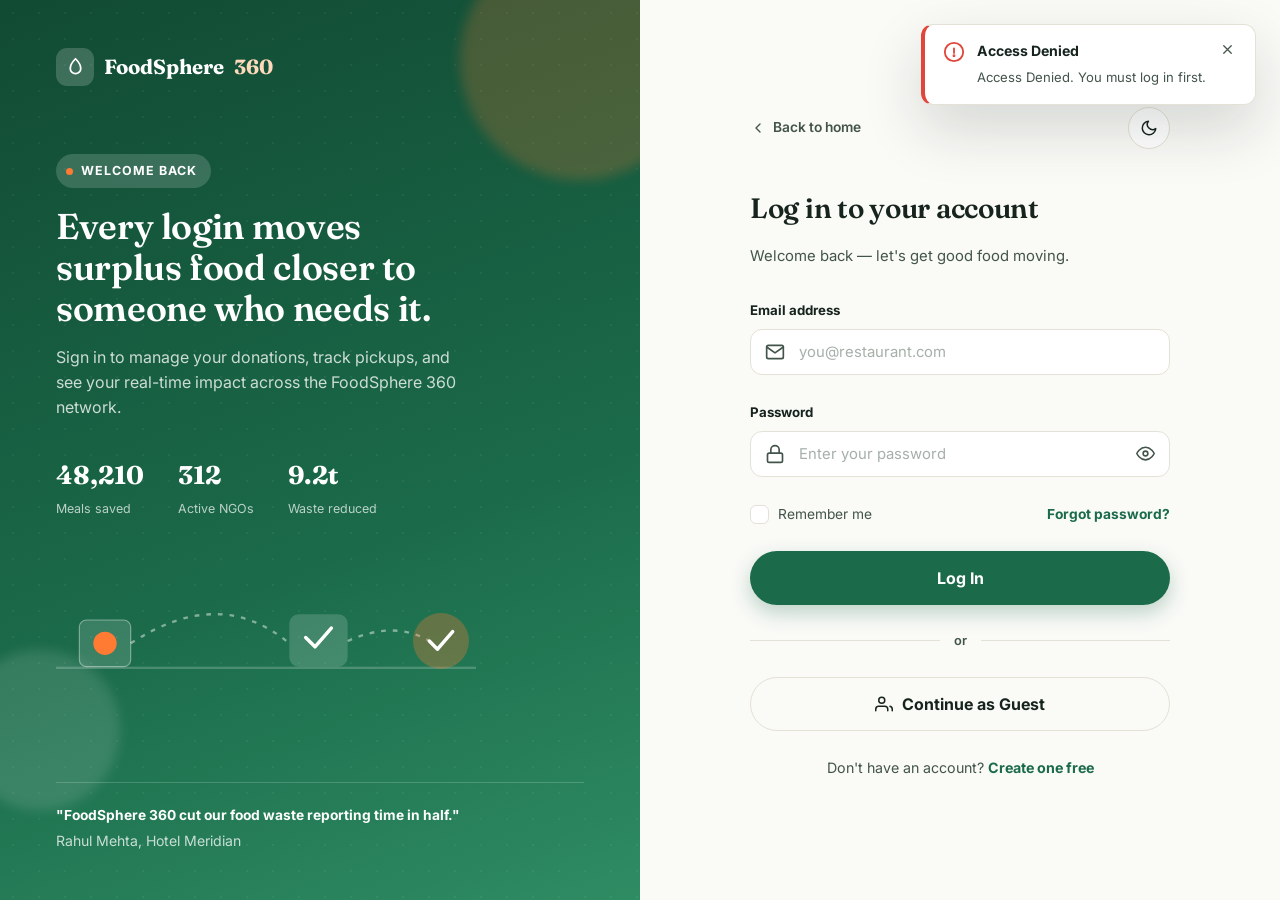
<file: accepted-donations.html>
<!DOCTYPE html>
<html lang="en">
<head>
<meta charset="UTF-8">
<meta name="viewport" content="width=device-width, initial-scale=1.0">
<title>Accepted Pickups — FoodSphere 360</title>
<meta name="description" content="Manage and coordinate logistics for surplus food donations you have accepted on FoodSphere 360.">
<link rel="stylesheet" href="styles.css">
</head>
<body>

<!-- NAVBAR -->
<header class="navbar">
  <div class="container">
    <a href="index.html" class="brand" data-transition>
      <span class="brand-mark">
        <svg viewBox="0 0 24 24" fill="none" stroke="#fff" stroke-width="2" stroke-linecap="round" stroke-linejoin="round"><path d="M12 2C8 6 6 9 6 13a6 6 0 0 0 12 0c0-4-2-7-6-11z"/></svg>
      </span>
      FoodSphere<span class="accent">360</span>
    </a>
    <div class="nav-actions">
      <div style="width: 40px; height: 40px;"></div>
    </div>
  </div>
</header>

<!-- MAIN CONTENT -->
<main class="dashboard-hero">
  <div class="container">
    
    <div class="dashboard-title-row">
      <div>
        <a href="ngo-dashboard.html" class="auth-back" style="margin-bottom: 16px;" data-transition>
          <svg viewBox="0 0 24 24" fill="none" stroke="currentColor" stroke-width="2" stroke-linecap="round" stroke-linejoin="round"><path d="M15 18l-6-6 6-6"/></svg>
          Back to Dashboard
        </a>
        <h2 style="font-size: 2.2rem; margin-top: 10px;">Accepted Pickups</h2>
        <p style="color: var(--ink-soft); margin-top: 6px;">Coordinate collection windows, print details, and update statuses once distributed.</p>
      </div>
      <div>
        <a href="ngo-dashboard.html#availableDonationsSection" class="btn btn-accent btn-lg" data-transition>
          <svg viewBox="0 0 24 24" fill="none" stroke="currentColor" stroke-width="2" stroke-linecap="round" stroke-linejoin="round"><circle cx="11" cy="11" r="7"/><path d="M21 21l-4.3-4.3"/></svg>
          Browse Available Food
        </a>
      </div>
    </div>



    <!-- TABLE CONTAINER -->
    <div class="dashboard-card">
      <h3>Active Accepted Logistics</h3>
      <div class="dashboard-table-container" id="acceptedDonationsList">
        <div class="empty-state">
          <p>Loading accepted listings...</p>
        </div>
      </div>
    </div>

  </div>
</main>

<!-- FOOTER -->
<footer class="footer">
  <div class="container">
    <div class="footer-bottom" style="border-top: none; padding: 40px 0;">
      <span>© 2026 FoodSphere 360. All rights reserved.</span>
      <div class="footer-bottom-links">
        <a href="#">Privacy Policy</a>
        <a href="#">Terms of Service</a>
      </div>
    </div>
  </div>
</footer>

<script src="script.js"></script>
</body>
</html>
</file>
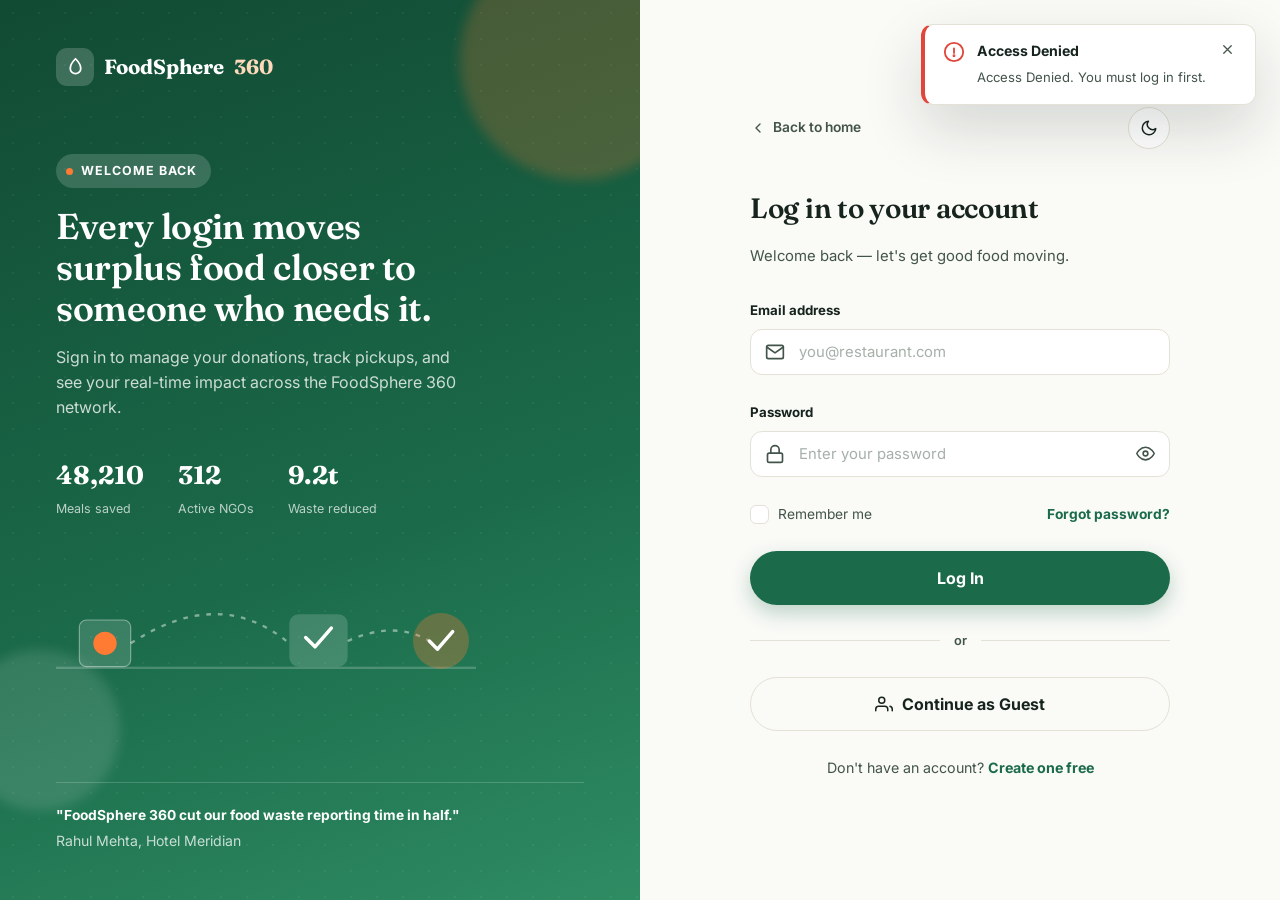
<file: create-donation.html>
<!DOCTYPE html>
<html lang="en">
<head>
<meta charset="UTF-8">
<meta name="viewport" content="width=device-width, initial-scale=1.0">
<title>List Surplus Food — FoodSphere 360</title>
<meta name="description" content="List your surplus food details on FoodSphere 360 to instantly match with nearby verified NGOs and shelters.">
<link rel="stylesheet" href="styles.css">
</head>
<body>

<!-- NAVBAR -->
<header class="navbar">
  <div class="container">
    <a href="index.html" class="brand" data-transition>
      <span class="brand-mark">
        <svg viewBox="0 0 24 24" fill="none" stroke="#fff" stroke-width="2" stroke-linecap="round" stroke-linejoin="round"><path d="M12 2C8 6 6 9 6 13a6 6 0 0 0 12 0c0-4-2-7-6-11z"/></svg>
      </span>
      FoodSphere<span class="accent">360</span>
    </a>
    <div class="nav-actions">
      <div style="width: 40px; height: 40px;"></div>
    </div>
  </div>
</header>

<!-- MAIN CONTENT -->
<main class="dashboard-hero">
  <div class="container">
    
    <div style="max-width: 600px; margin: 0 auto;">
      <div style="margin-bottom: 30px;">
        <a href="donor-dashboard.html" class="auth-back" style="margin-bottom: 16px;" data-transition>
          <svg viewBox="0 0 24 24" fill="none" stroke="currentColor" stroke-width="2" stroke-linecap="round" stroke-linejoin="round"><path d="M15 18l-6-6 6-6"/></svg>
          Back to Dashboard
        </a>
        <h2 style="font-size: 2.2rem; margin-top: 10px;">List Surplus Food</h2>
        <p style="color: var(--ink-soft); margin-top: 6px;">Fill in the surplus details. Our AI will automatically verify quality and match with verified local NGOs.</p>
      </div>

      <div class="dashboard-card" style="padding: 36px;">
        <form id="createDonationForm" novalidate>
          
          <div class="field">
            <label for="foodItem">Food Name</label>
            <div class="input-shell">
              <input type="text" id="foodItem" placeholder="e.g. Vegetable Biryani, Lemon Rice, Idly, Dosa" required>
            </div>
            <div class="field-hint">Specify the food item name clearly.</div>
          </div>

          <div class="field">
            <label for="quantity">Quantity / Servings</label>
            <div class="input-shell">
              <input type="number" id="quantity" min="1" placeholder="e.g. 50" required>
            </div>
          </div>

          <div class="field">
            <label for="expiry">Expiry Date &amp; Time</label>
            <div class="input-shell">
              <input type="datetime-local" id="expiry" required style="cursor: pointer; width: 100%;">
            </div>
          </div>

          <div class="field" style="margin-bottom: 26px;">
            <label for="pickupNotes">Pickup Details</label>
            <div class="input-shell" style="align-items: flex-start; padding: 6px 0;">
              <textarea id="pickupNotes" placeholder="Pickup instructions (optional)" style="width: 100%; border: none; background: transparent; padding: 10px 14px; font-family: inherit; font-size: .93rem; color: var(--ink); outline: none; min-height: 100px; resize: vertical;"></textarea>
            </div>
          </div>

          <div class="field" style="margin-bottom: 26px;">
            <label style="margin-bottom: 8px; display: block; font-size: .83rem; font-weight: 700; color: var(--ink);">Food Image (Optional)</label>
            
            <div id="uploadFieldContainer" style="margin-top: 8px;">
              <div class="input-shell" style="padding: 20px; border: 2px dashed var(--line); border-radius: var(--radius-sm); text-align: center; cursor: pointer; position: relative; display: flex; flex-direction: column; align-items: center; justify-content: center; min-height: 120px; background: var(--white);">
                <input type="file" id="photoUploadInput" accept="image/*" style="opacity: 0; position: absolute; top:0; left:0; width:100%; height:100%; cursor: pointer; z-index: 5;">
                <div id="uploadPlaceholder" style="display: flex; flex-direction: column; align-items: center; pointer-events: none;">
                  <svg width="28" height="28" viewBox="0 0 24 24" fill="none" stroke="var(--green)" stroke-width="2" stroke-linecap="round" stroke-linejoin="round" style="margin-bottom: 8px;"><path d="M21 15v4a2 2 0 0 1-2 2H5a2 2 0 0 1-2-2v-4"/><polyline points="17 8 12 3 7 8"/><line x1="12" y1="3" x2="12" y2="15"/></svg>
                  <div style="font-size: 0.85rem; color: var(--ink-soft); font-weight: 600;">Click or drag file here to upload</div>
                  <div style="font-size: 0.75rem; color: var(--ink-soft); margin-top: 2px;">JPG, PNG, GIF up to 5MB</div>
                </div>
                <div id="uploadPreviewContainer" style="display: none; align-items: center; justify-content: center; gap: 16px; position: relative; z-index: 10; width: 100%;">
                  <img id="uploadPreviewImg" src="" style="max-height: 100px; border-radius: var(--radius-sm); object-fit: cover; box-shadow: var(--shadow-sm); border: 1px solid var(--line);">
                  <div style="text-align: left;">
                    <div id="uploadFileName" style="font-size: 0.85rem; font-weight: 700; color: var(--ink); max-width: 180px; overflow: hidden; text-overflow: ellipsis; white-space: nowrap;">food-image.jpg</div>
                    <button type="button" id="removePhotoBtn" class="btn btn-ghost btn-sm" style="color: #E0463A; padding: 4px 8px; margin-top: 6px; font-weight: 700; border: 1px solid #E0463A; background: transparent; cursor: pointer; position: relative; z-index: 15;">Remove Photo</button>
                  </div>
                </div>
              </div>
            </div>
          </div>

          <button type="submit" class="btn btn-accent btn-block btn-lg">
            <span class="btn-label">Activate Listing</span>
            <span class="btn-spinner"></span>
          </button>
        </form>
      </div>
    </div>

  </div>
</main>

<!-- FOOTER -->
<footer class="footer">
  <div class="container">
    <div class="footer-bottom" style="border-top: none; padding: 40px 0;">
      <span>© 2026 FoodSphere 360. All rights reserved.</span>
      <div class="footer-bottom-links">
        <a href="#">Privacy Policy</a>
        <a href="#">Terms of Service</a>
      </div>
    </div>
  </div>
</footer>

<script src="script.js"></script>
</body>
</html>
</file>
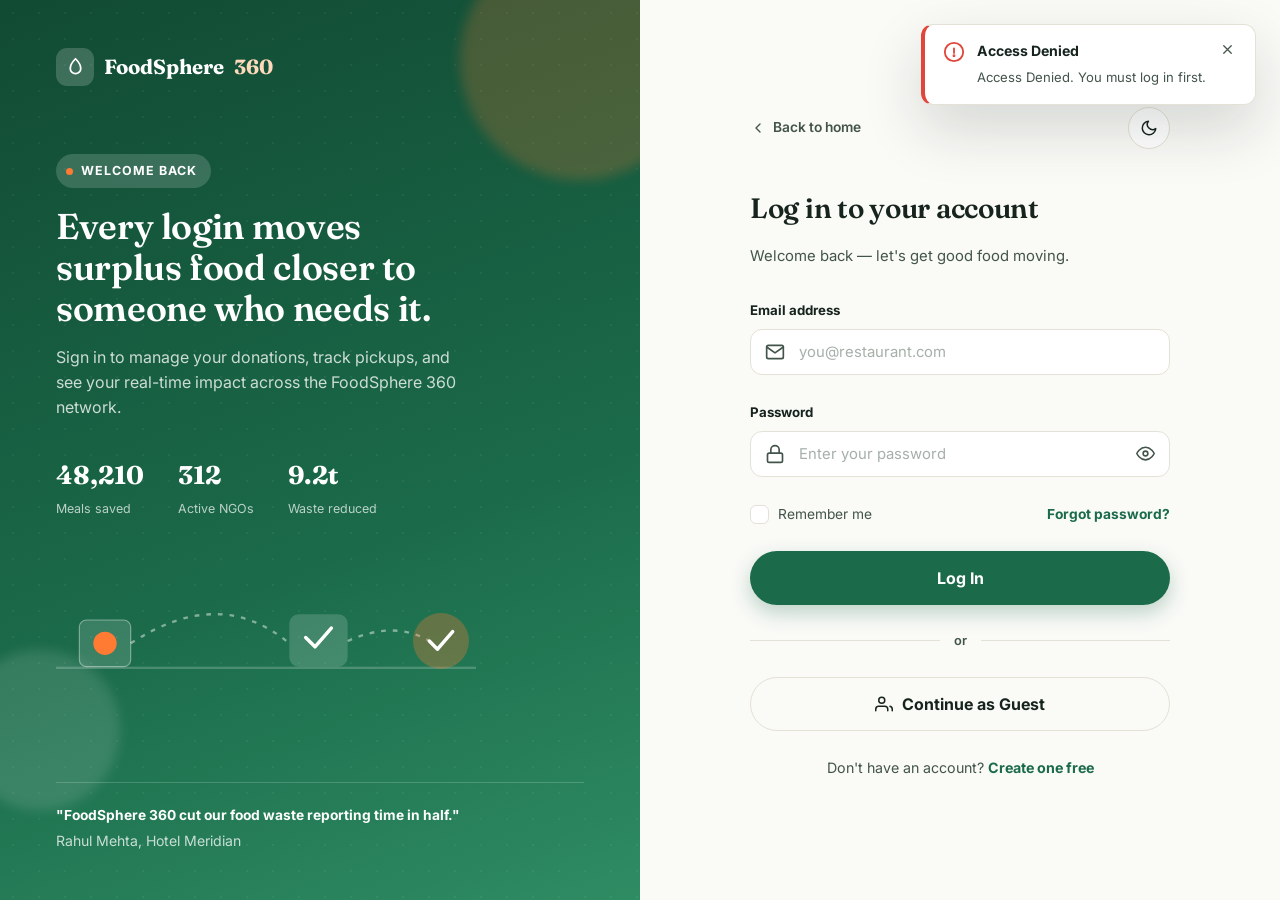
<file: donation-details.html>
<!DOCTYPE html>
<html lang="en">
<head>
<meta charset="UTF-8">
<meta name="viewport" content="width=device-width, initial-scale=1.0">
<title>Donation Details — FoodSphere 360</title>
<meta name="description" content="View coordinated logistics details, donor contacts, and food safety windows on FoodSphere 360.">
<link rel="stylesheet" href="styles.css">
</head>
<body>

<!-- NAVBAR -->
<header class="navbar">
  <div class="container">
    <a href="index.html" class="brand" data-transition>
      <span class="brand-mark">
        <svg viewBox="0 0 24 24" fill="none" stroke="#fff" stroke-width="2" stroke-linecap="round" stroke-linejoin="round"><path d="M12 2C8 6 6 9 6 13a6 6 0 0 0 12 0c0-4-2-7-6-11z"/></svg>
      </span>
      FoodSphere<span class="accent">360</span>
    </a>
    <div class="nav-actions">
      <div style="width: 40px; height: 40px;"></div>
    </div>
  </div>
</header>

<!-- MAIN CONTENT -->
<main class="dashboard-hero">
  <div class="container">
    
    <div style="max-width: 680px; margin: 0 auto 30px;">
      <a href="accepted-donations.html" class="auth-back" style="margin-bottom: 16px;" data-transition>
        <svg viewBox="0 0 24 24" fill="none" stroke="currentColor" stroke-width="2" stroke-linecap="round" stroke-linejoin="round"><path d="M15 18l-6-6 6-6"/></svg>
        Back to Accepted Pickups
      </a>
      <h2 style="font-size: 2.2rem; margin-top: 10px;">Logistics Details</h2>
    </div>

    <!-- DETAIL CARD CONTAINER -->
    <div id="donationDetails">
      <div class="empty-state">
        <p>Loading donation details...</p>
      </div>
    </div>

  </div>
</main>

<!-- FOOTER -->
<footer class="footer">
  <div class="container">
    <div class="footer-bottom" style="border-top: none; padding: 40px 0;">
      <span>© 2026 FoodSphere 360. All rights reserved.</span>
      <div class="footer-bottom-links">
        <a href="#">Privacy Policy</a>
        <a href="#">Terms of Service</a>
      </div>
    </div>
  </div>
</footer>

<script src="script.js"></script>
</body>
</html>
</file>
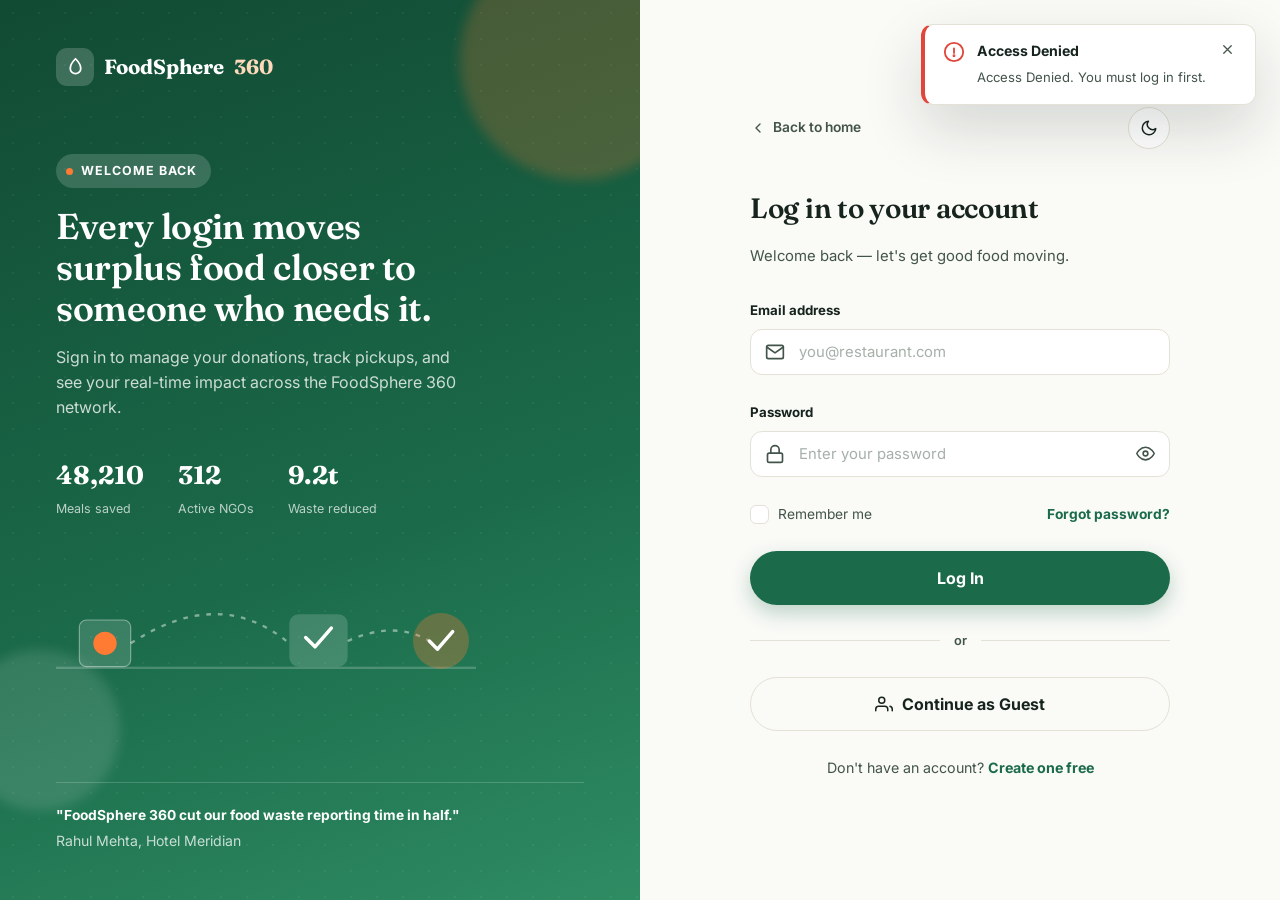
<file: donor-dashboard.html>
<!DOCTYPE html>
<html lang="en">
<head>
<meta charset="UTF-8">
<meta name="viewport" content="width=device-width, initial-scale=1.0">
<title>Donor Dashboard — FoodSphere 360</title>
<meta name="description" content="Manage your surplus food donations, list new items, and track real-time community impact on FoodSphere 360.">
<link rel="stylesheet" href="styles.css">
</head>
<body>

<!-- NAVBAR -->
<header class="navbar">
  <div class="container">
    <a href="index.html" class="brand" data-transition>
      <span class="brand-mark">
        <svg viewBox="0 0 24 24" fill="none" stroke="#fff" stroke-width="2" stroke-linecap="round" stroke-linejoin="round"><path d="M12 2C8 6 6 9 6 13a6 6 0 0 0 12 0c0-4-2-7-6-11z"/></svg>
      </span>
      FoodSphere<span class="accent">360</span>
    </a>
    <div class="nav-actions">
      <div style="width: 40px; height: 40px;"></div>
    </div>
  </div>
</header>

<!-- MAIN CONTENT -->
<main class="dashboard-hero">
  <div class="container">
    
    <div class="dashboard-title-row" style="display: flex; align-items: center; gap: 20px; flex-wrap: wrap;">
      <div style="display: flex; align-items: center; gap: 16px;">
        <div class="dashboard-header-avatar-container">
          <img id="dashboardHeaderAvatar" class="dashboard-header-avatar" src="" alt="User Avatar">
        </div>
        <div>
          <span class="eyebrow">Donor Workspace</span>
          <h2 style="font-size: clamp(2rem, 3.5vw, 2.8rem); margin-top: 6px; margin-bottom: 0;">Welcome back, <span class="nav-user-name" style="color: var(--green);">Donor</span>!</h2>
          <p style="color: var(--ink-soft); margin-top: 6px; margin-bottom: 0;">Let's get good food moving. Below is your real-time surplus dashboard.</p>
        </div>
      </div>
      <div style="margin-left: auto;">
        <a href="create-donation.html" class="btn btn-accent btn-lg" data-transition>
          <svg viewBox="0 0 24 24" fill="none" stroke="currentColor" stroke-width="2" stroke-linecap="round" stroke-linejoin="round"><path d="M12 5v14M5 12h14"/></svg>
          List Surplus Food
        </a>
      </div>
    </div>

    <!-- STATS BLOCKS -->
    <div class="impact-grid" style="margin-bottom: 40px;">
      <div class="impact-card" style="padding: 24px;">
        <div class="ic-icon" style="background:var(--sage);">
          <svg width="24" height="24" viewBox="0 0 24 24" fill="none" stroke="#1B6B4A" stroke-width="2" stroke-linecap="round" stroke-linejoin="round"><path d="M20 7h-9a2 2 0 0 0-2 2v9"/><path d="M14 17H5a2 2 0 0 1-2-2V6"/><path d="M14 3l3 3-3 3"/><path d="M10 21l-3-3 3-3"/></svg>
        </div>
        <h3 id="statsFoodContributed">340 meals</h3>
        <p class="ic-label" style="margin-bottom: 0;">Total Food Contributed</p>
      </div>

      <div class="impact-card" style="padding: 24px;">
        <div class="ic-icon" style="background:var(--orange-soft);">
          <svg width="24" height="24" viewBox="0 0 24 24" fill="none" stroke="#FF7A33" stroke-width="2" stroke-linecap="round" stroke-linejoin="round"><circle cx="12" cy="12" r="10"/><path d="M12 8v4l3 3"/></svg>
        </div>
        <h3>12 hours</h3>
        <p class="ic-label" style="margin-bottom: 0;">Average Match Time</p>
      </div>

      <div class="impact-card" style="padding: 24px;">
        <div class="ic-icon" style="background:var(--sage);">
          <svg width="24" height="24" viewBox="0 0 24 24" fill="none" stroke="#1B6B4A" stroke-width="2" stroke-linecap="round" stroke-linejoin="round"><path d="M12 2v4M12 18v4M4.93 4.93l2.83 2.83M16.24 16.24l2.83 2.83M2 12h4M18 12h4M4.93 19.07l2.83-2.83M16.24 7.76l2.83-2.83"/></svg>
        </div>
        <h3 id="statsCarbonSaved">150 kg</h3>
        <p class="ic-label" style="margin-bottom: 0;">Carbon Saved</p>
      </div>

      <div class="impact-card" style="padding: 24px;">
        <div class="ic-icon" style="background:var(--orange-soft);">
          <svg width="24" height="24" viewBox="0 0 24 24" fill="none" stroke="#FF7A33" stroke-width="2" stroke-linecap="round" stroke-linejoin="round"><path d="M17 21v-2a4 4 0 0 0-4-4H5a4 4 0 0 0-4 4v2"/><circle cx="9" cy="7" r="4"/><path d="M23 21v-2a4 4 0 0 0-3-3.87"/></svg>
        </div>
        <h3 id="statsNgoPartners">4 NGOs</h3>
        <p class="ic-label" style="margin-bottom: 0;">Local NGO Partners Met</p>
      </div>
    </div>

    <!-- RECENT DONATIONS TABLE -->
    <div class="dashboard-card">
      <h3>Recent Food Listings</h3>
      <div class="dashboard-table-container" id="myDonationsList">
        <div class="empty-state">
          <p>Loading your donations...</p>
        </div>
      </div>
    </div>

  </div>
</main>

<!-- FOOTER -->
<footer class="footer">
  <div class="container">
    <div class="footer-bottom" style="border-top: none; padding: 40px 0;">
      <span>© 2026 FoodSphere 360. All rights reserved.</span>
      <div class="footer-bottom-links">
        <a href="#">Privacy Policy</a>
        <a href="#">Terms of Service</a>
      </div>
    </div>
  </div>
</footer>

<script src="script.js"></script>
</body>
</html>
</file>
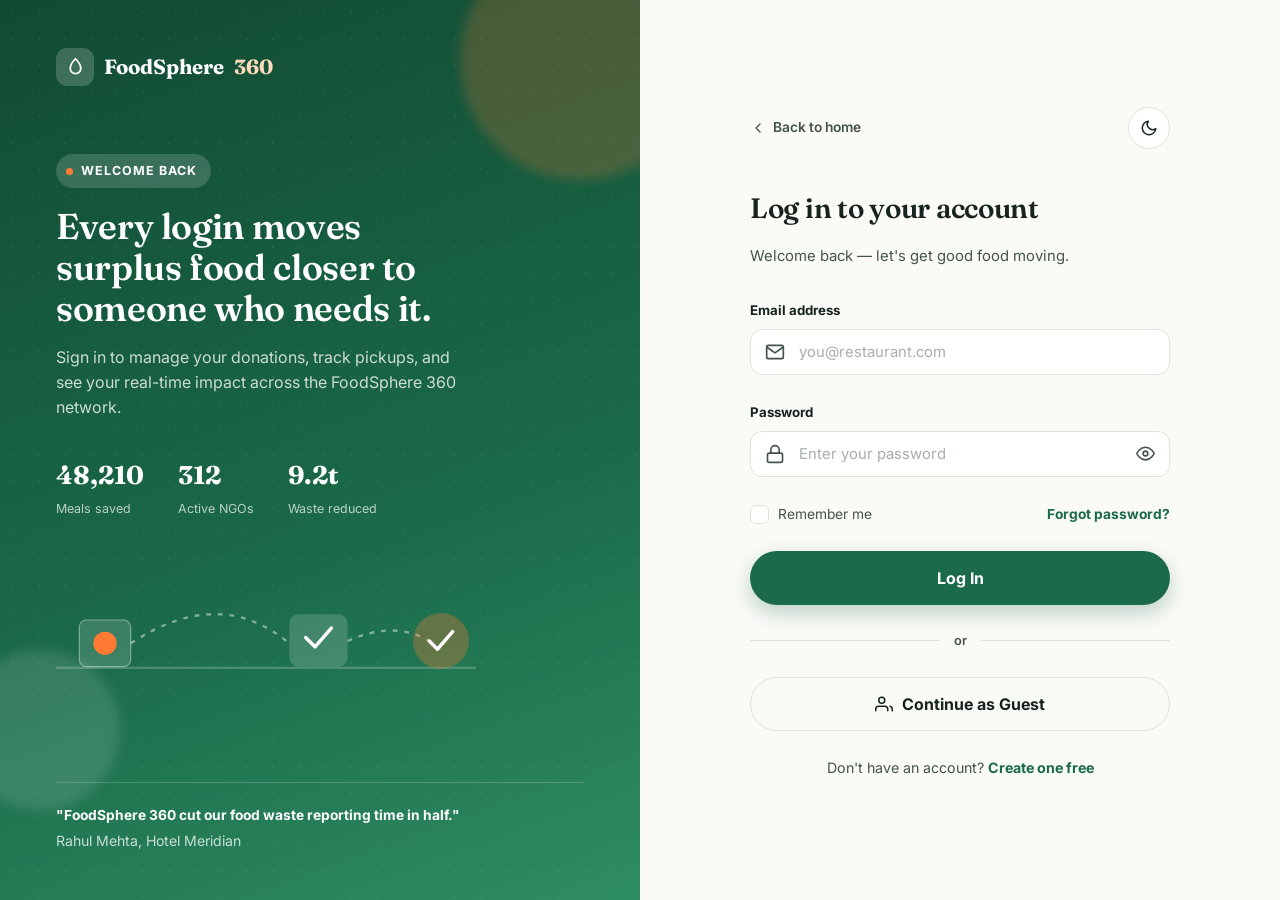
<file: login.html>
<!DOCTYPE html>
<html lang="en">
<head>
<meta charset="UTF-8">
<meta name="viewport" content="width=device-width, initial-scale=1.0">
<title>Log In — FoodSphere 360</title>
<meta name="description" content="Log in to FoodSphere 360 to manage donations, track impact, and connect with NGOs.">
<link rel="stylesheet" href="styles.css">
</head>
<body class="auth-body">

<div class="auth-shell">

  <!-- ============================================================
       LEFT: BRANDING PANEL
  ============================================================ -->
  <div class="auth-visual">
    <span class="auth-orb o1"></span>
    <span class="auth-orb o2"></span>

    <a href="index.html" class="brand" data-transition>
      <span class="brand-mark">
        <svg viewBox="0 0 24 24" fill="none" stroke="#fff" stroke-width="2" stroke-linecap="round" stroke-linejoin="round"><path d="M12 2C8 6 6 9 6 13a6 6 0 0 0 12 0c0-4-2-7-6-11z"/></svg>
      </span>
      FoodSphere<span class="accent" style="color:#FFD9BB;">360</span>
    </a>

    <div class="auth-headline">
      <span class="eyebrow">Welcome Back</span>
      <h1>Every login moves surplus food closer to someone who needs it.</h1>
      <p>Sign in to manage your donations, track pickups, and see your real-time impact across the FoodSphere 360 network.</p>

      <div class="auth-stats">
        <div><strong>48,210</strong><span>Meals saved</span></div>
        <div><strong>312</strong><span>Active NGOs</span></div>
        <div><strong>9.2t</strong><span>Waste reduced</span></div>
      </div>

      <div class="auth-illustration">
        <svg viewBox="0 0 360 140" width="100%">
          <rect x="0" y="100" width="360" height="2" fill="rgba(255,255,255,.2)"/>
          <g>
            <rect x="20" y="60" width="44" height="40" rx="6" fill="rgba(255,255,255,.14)"/>
            <rect x="20" y="60" width="44" height="40" rx="6" fill="none" stroke="rgba(255,255,255,.4)"/>
            <circle cx="42" cy="80" r="10" fill="#FF7A33"/>
          </g>
          <path d="M64 80 Q 140 30, 200 80" stroke="rgba(255,255,255,.45)" stroke-width="2" stroke-dasharray="4 6" fill="none"/>
          <g>
            <rect x="200" y="55" width="50" height="45" rx="8" fill="rgba(255,255,255,.16)"/>
            <path d="M214 75l8 8 14-16" stroke="#fff" stroke-width="3" fill="none" stroke-linecap="round" stroke-linejoin="round"/>
          </g>
          <path d="M250 78 Q 290 60, 320 78" stroke="rgba(255,255,255,.45)" stroke-width="2" stroke-dasharray="4 6" fill="none"/>
          <g>
            <circle cx="330" cy="78" r="24" fill="rgba(255,122,51,.3)"/>
            <path d="M320 78l7 7 13-15" stroke="#fff" stroke-width="3" fill="none" stroke-linecap="round" stroke-linejoin="round"/>
          </g>
        </svg>
      </div>
    </div>

    <div class="auth-foot-quote">
      <strong>"FoodSphere 360 cut our food waste reporting time in half."</strong>
      Rahul Mehta, Hotel Meridian
    </div>
  </div>

  <!-- ============================================================
       RIGHT: LOGIN FORM
  ============================================================ -->
  <div class="auth-form-panel">
    <div class="auth-form-wrap">

      <div class="auth-top-row">
        <a href="index.html" class="auth-back" data-transition>
          <svg viewBox="0 0 24 24" fill="none" stroke="currentColor" stroke-width="2" stroke-linecap="round" stroke-linejoin="round"><path d="M15 18l-6-6 6-6"/></svg>
          Back to home
        </a>
        <button class="theme-toggle" aria-label="Toggle dark mode">
          <svg class="icon-moon" viewBox="0 0 24 24" fill="none" stroke="currentColor" stroke-width="2" stroke-linecap="round" stroke-linejoin="round"><path d="M21 12.79A9 9 0 1 1 11.21 3 7 7 0 0 0 21 12.79z"/></svg>
          <svg class="icon-sun" viewBox="0 0 24 24" fill="none" stroke="currentColor" stroke-width="2" stroke-linecap="round" stroke-linejoin="round"><circle cx="12" cy="12" r="4"/><path d="M12 2v2M12 20v2M4.9 4.9l1.4 1.4M17.7 17.7l1.4 1.4M2 12h2M20 12h2M4.9 19.1l1.4-1.4M17.7 6.3l1.4-1.4"/></svg>
        </button>
      </div>

      <h2>Log in to your account</h2>
      <p class="auth-sub">Welcome back — let's get good food moving.</p>

      <form id="loginForm" novalidate>
        <div class="field" id="emailField">
          <label for="email">Email address</label>
          <div class="input-shell">
            <svg class="input-icon" viewBox="0 0 24 24" fill="none" stroke="currentColor" stroke-width="2" stroke-linecap="round" stroke-linejoin="round"><rect x="2" y="4" width="20" height="16" rx="2"/><path d="M22 6l-10 7L2 6"/></svg>
            <input type="email" id="email" name="email" placeholder="you@restaurant.com" autocomplete="email" required>
          </div>
          <div class="field-error"></div>
        </div>

        <div class="field" id="passwordField">
          <label for="password">Password</label>
          <div class="input-shell">
            <svg class="input-icon" viewBox="0 0 24 24" fill="none" stroke="currentColor" stroke-width="2" stroke-linecap="round" stroke-linejoin="round"><rect x="3" y="11" width="18" height="11" rx="2"/><path d="M7 11V7a5 5 0 0 1 10 0v4"/></svg>
            <input type="password" id="password" name="password" placeholder="Enter your password" autocomplete="current-password" required>
            <button type="button" class="input-toggle" aria-label="Show password">
              <svg class="icon-eye" viewBox="0 0 24 24" fill="none" stroke="currentColor" stroke-width="2" stroke-linecap="round" stroke-linejoin="round"><path d="M1 12s4-8 11-8 11 8 11 8-4 8-11 8-11-8-11-8z"/><circle cx="12" cy="12" r="3"/></svg>
              <svg class="icon-eye-off" viewBox="0 0 24 24" fill="none" stroke="currentColor" stroke-width="2" stroke-linecap="round" stroke-linejoin="round"><path d="M17.94 17.94A10.94 10.94 0 0 1 12 20c-7 0-11-8-11-8a18.5 18.5 0 0 1 5.06-5.94M9.9 4.24A10.94 10.94 0 0 1 12 4c7 0 11 8 11 8a18.5 18.5 0 0 1-2.16 3.19m-6.72-1.07a3 3 0 1 1-4.24-4.24"/><path d="M1 1l22 22"/></svg>
            </button>
          </div>
          <div class="field-error"></div>
        </div>

        <div class="form-row-between">
          <label class="checkbox-wrap">
            <input type="checkbox" id="rememberMe">
            <span class="checkbox-box">
              <svg viewBox="0 0 24 24" fill="none" stroke-width="3" stroke-linecap="round" stroke-linejoin="round"><path d="M20 6L9 17l-5-5"/></svg>
            </span>
            <span class="checkbox-label">Remember me</span>
          </label>
          <a href="#" class="link-accent">Forgot password?</a>
        </div>

        <button type="submit" class="btn btn-primary btn-block btn-lg">
          <span class="btn-label">Log In</span>
          <span class="btn-spinner"></span>
        </button>

        <div class="auth-divider">or</div>

        <button type="button" id="guestBtn" class="btn btn-ghost btn-block btn-lg">
          <svg viewBox="0 0 24 24" fill="none" stroke="currentColor" stroke-width="2" stroke-linecap="round" stroke-linejoin="round"><path d="M17 21v-2a4 4 0 0 0-4-4H5a4 4 0 0 0-4 4v2"/><circle cx="9" cy="7" r="4"/><path d="M23 21v-2a4 4 0 0 0-3-3.87"/></svg>
          Continue as Guest
        </button>
      </form>

      <p class="auth-switch">Don't have an account? <a href="register.html" data-transition>Create one free</a></p>
    </div>
  </div>
</div>

<script src="script.js"></script>
</body>
</html>
</file>
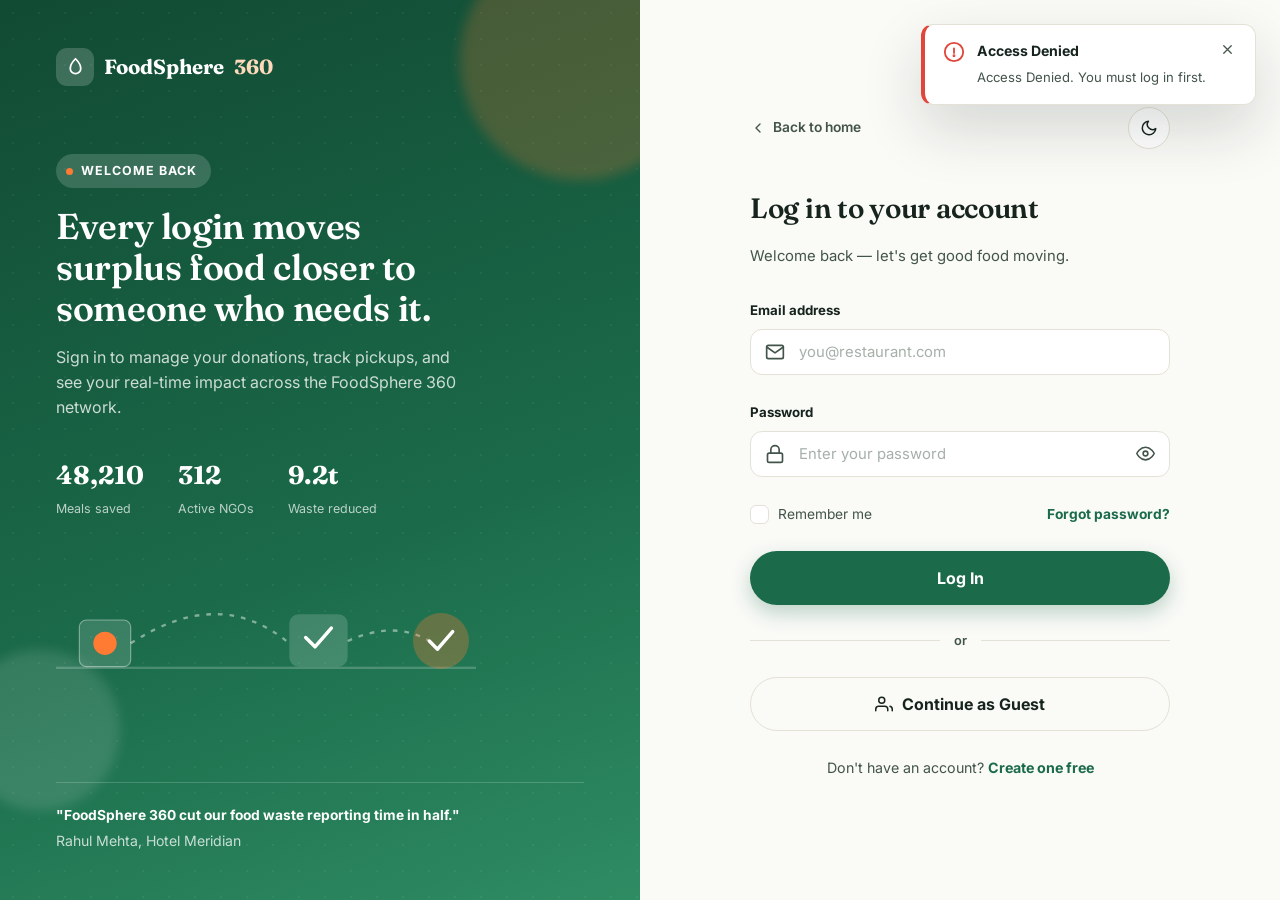
<file: my-donations.html>
<!DOCTYPE html>
<html lang="en">
<head>
<meta charset="UTF-8">
<meta name="viewport" content="width=device-width, initial-scale=1.0">
<title>My Donations — FoodSphere 360</title>
<meta name="description" content="View historical and active surplus listings you have shared on the FoodSphere 360 network.">
<link rel="stylesheet" href="styles.css">
</head>
<body>

<!-- NAVBAR -->
<header class="navbar">
  <div class="container">
    <a href="index.html" class="brand" data-transition>
      <span class="brand-mark">
        <svg viewBox="0 0 24 24" fill="none" stroke="#fff" stroke-width="2" stroke-linecap="round" stroke-linejoin="round"><path d="M12 2C8 6 6 9 6 13a6 6 0 0 0 12 0c0-4-2-7-6-11z"/></svg>
      </span>
      FoodSphere<span class="accent">360</span>
    </a>
    <div class="nav-actions">
      <div style="width: 40px; height: 40px;"></div>
    </div>
  </div>
</header>

<!-- MAIN CONTENT -->
<main class="dashboard-hero">
  <div class="container">
    
    <div class="dashboard-title-row">
      <div>
        <a href="donor-dashboard.html" class="auth-back" style="margin-bottom: 16px;" data-transition>
          <svg viewBox="0 0 24 24" fill="none" stroke="currentColor" stroke-width="2" stroke-linecap="round" stroke-linejoin="round"><path d="M15 18l-6-6 6-6"/></svg>
          Back to Dashboard
        </a>
        <h2 style="font-size: 2.2rem; margin-top: 10px;">My Food Donations</h2>
        <p style="color: var(--ink-soft); margin-top: 6px;">Manage, edit, and track status matches of your active and past surplus listings.</p>
      </div>
      <div>
        <a href="create-donation.html" class="btn btn-accent btn-lg" data-transition>
          <svg viewBox="0 0 24 24" fill="none" stroke="currentColor" stroke-width="2" stroke-linecap="round" stroke-linejoin="round"><path d="M12 5v14M5 12h14"/></svg>
          List Surplus Food
        </a>
      </div>
    </div>

    <!-- RECENT DONATIONS TABLE -->
    <div class="dashboard-card">
      <h3>Active and Historical Listings</h3>
      <div class="dashboard-table-container" id="myDonationsList">
        <div class="empty-state">
          <p>Loading your donations...</p>
        </div>
      </div>
    </div>

  </div>
</main>

<!-- FOOTER -->
<footer class="footer">
  <div class="container">
    <div class="footer-bottom" style="border-top: none; padding: 40px 0;">
      <span>© 2026 FoodSphere 360. All rights reserved.</span>
      <div class="footer-bottom-links">
        <a href="#">Privacy Policy</a>
        <a href="#">Terms of Service</a>
      </div>
    </div>
  </div>
</footer>

<script src="script.js"></script>
</body>
</html>
</file>
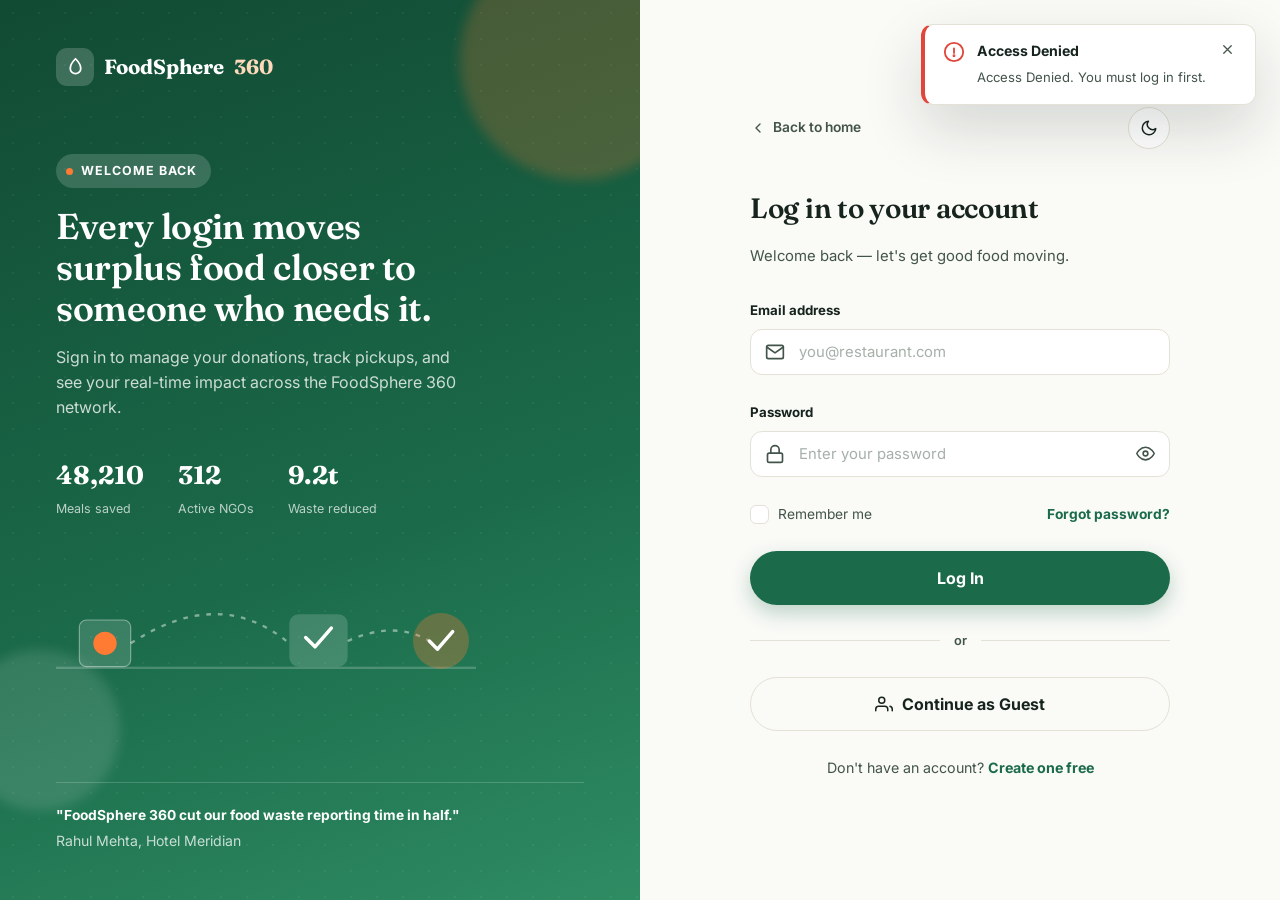
<file: ngo-reports.html>
<!DOCTYPE html>
<html lang="en">
<head>
<meta charset="UTF-8">
<meta name="viewport" content="width=device-width, initial-scale=1.0">
<title>NGO Reporting Center — FoodSphere 360</title>
<meta name="description" content="Generate, print, and export donation summaries, distribution statistics, and invoice receipts on FoodSphere 360.">
<link rel="stylesheet" href="styles.css">
<style>
  /* Tab Button Custom Styles to align with brand */
  .tab-btn {
    border: 1px solid var(--line);
    background: var(--white);
    color: var(--ink-soft);
    transition: all 0.3s var(--ease);
    cursor: pointer;
  }
  .tab-btn:hover {
    border-color: var(--green-light);
    color: var(--green);
  }
  .tab-btn.active {
    background: var(--green) !important;
    border-color: var(--green) !important;
    color: #fff !important;
  }
  
  /* Report container switches */
  .report-view {
    display: none;
    animation: fade-in 0.4s var(--ease);
  }
  .report-view.active {
    display: block;
  }
  @keyframes fade-in {
    from { opacity: 0; transform: translateY(10px); }
    to { opacity: 1; transform: translateY(0); }
  }

  /* Invoice Print styling */
  .invoice-card {
    background: #fff;
    color: #1A2E22;
    border: 1px solid #D5DDD8;
    border-radius: var(--radius-md);
    padding: 40px;
    font-family: var(--body);
    box-shadow: var(--shadow-sm);
    max-width: 750px;
    margin: 0 auto;
  }
  .invoice-header {
    display: flex;
    justify-content: space-between;
    align-items: flex-start;
    border-bottom: 2px solid var(--green);
    padding-bottom: 20px;
    margin-bottom: 24px;
  }
  .invoice-brand {
    font-family: var(--display);
    font-size: 1.6rem;
    font-weight: 700;
    color: var(--green-dark);
    display: flex;
    align-items: center;
    gap: 8px;
  }
  .invoice-details-grid {
    display: grid;
    grid-template-columns: 1fr 1fr;
    gap: 24px;
    margin-bottom: 30px;
  }
  .invoice-title {
    font-family: var(--display);
    font-size: 2rem;
    text-transform: uppercase;
    color: var(--green-dark);
    margin: 0;
    letter-spacing: 0.05em;
  }
  .invoice-table {
    width: 100%;
    border-collapse: collapse;
    margin-bottom: 30px;
  }
  .invoice-table th {
    background: #EAF2EE;
    color: var(--green-dark);
    font-weight: 700;
    padding: 10px 14px;
    text-align: left;
    border-bottom: 2px solid #C4D3CB;
  }
  .invoice-table td {
    padding: 14px;
    border-bottom: 1px solid #E5ECE8;
    font-size: 0.95rem;
  }
  
  /* Print Media Rules */
  @media print {
    body {
      background: #fff !important;
      color: #000 !important;
      font-size: 11pt !important;
      -webkit-print-color-adjust: exact !important;
      print-color-adjust: exact !important;
    }
    .navbar, .footer, .tab-buttons-container, .action-buttons-wrap, .auth-back, .eyebrow, #invoiceSelectorCard {
      display: none !important;
    }
    .dashboard-hero {
      padding-top: 10px !important;
      background: none !important;
    }
    .dashboard-card {
      border: none !important;
      box-shadow: none !important;
      padding: 0 !important;
      margin: 0 !important;
    }
    .invoice-card {
      border: none !important;
      box-shadow: none !important;
      padding: 0 !important;
      max-width: 100% !important;
      margin: 0 !important;
    }
    .report-view {
      display: block !important;
    }
    /* Hide all views except the active printable one */
    .report-view:not(.active) {
      display: none !important;
    }
    .printable-area {
      width: 100% !important;
    }
    .dashboard-table {
      border: 1px solid #000 !important;
      width: 100% !important;
    }
    .dashboard-table th, .dashboard-table td {
      border: 1px solid #000 !important;
      color: #000 !important;
      padding: 8px !important;
    }
    .dashboard-table th {
      background: #EAF2EE !important;
    }
  }
</style>
</head>
<body id="ngoReportsPage">

<!-- NAVBAR -->
<header class="navbar">
  <div class="container">
    <a href="index.html" class="brand" data-transition>
      <span class="brand-mark">
        <svg viewBox="0 0 24 24" fill="none" stroke="#fff" stroke-width="2" stroke-linecap="round" stroke-linejoin="round"><path d="M12 2C8 6 6 9 6 13a6 6 0 0 0 12 0c0-4-2-7-6-11z"/></svg>
      </span>
      FoodSphere<span class="accent">360</span>
    </a>
    <div class="nav-actions">
      <div style="width: 40px; height: 40px;"></div>
    </div>
  </div>
</header>

<!-- MAIN CONTENT -->
<main class="dashboard-hero">
  <div class="container">
    
    <div class="dashboard-title-row">
      <div>
        <a href="ngo-dashboard.html" class="auth-back" style="margin-bottom: 16px;" data-transition>
          <svg viewBox="0 0 24 24" fill="none" stroke="currentColor" stroke-width="2" stroke-linecap="round" stroke-linejoin="round"><path d="M15 18l-6-6 6-6"/></svg>
          Back to Dashboard
        </a>
        <h2 style="font-size: 2.2rem; margin-top: 10px;">NGO Reporting Center</h2>
        <p style="color: var(--ink-soft); margin-top: 6px;">Generate, export, and print comprehensive food donation reports and tax-exempt receipts.</p>
      </div>
    </div>

    <!-- TAB BUTTONS -->
    <div class="dashboard-card tab-buttons-container" style="padding: 16px 24px; margin-bottom: 30px;">
      <div style="display: flex; gap: 12px; flex-wrap: wrap;">
        <button class="btn tab-btn active" id="tabBtnDonation" style="font-weight: 700; border-radius: 8px; padding: 10px 18px;">Donation Report</button>
        <button class="btn tab-btn" id="tabBtnDistribution" style="font-weight: 700; border-radius: 8px; padding: 10px 18px;">Distribution Report</button>
        <button class="btn tab-btn" id="tabBtnInvoice" style="font-weight: 700; border-radius: 8px; padding: 10px 18px;">Generate Invoice / Receipt</button>
        <button class="btn tab-btn" id="tabBtnHistory" style="font-weight: 700; border-radius: 8px; padding: 10px 18px;">Donation History Log</button>
      </div>
    </div>

    <!-- VIEW 1: DONATION REPORT -->
    <div id="viewDonationReport" class="report-view active">
      <div class="dashboard-card printable-area">
        <div style="display: flex; justify-content: space-between; align-items: flex-start; margin-bottom: 20px; border-bottom: 1px solid var(--line); padding-bottom: 16px; flex-wrap: wrap; gap: 16px;">
          <div>
            <h3 style="margin-bottom: 6px; border-bottom: none; padding-bottom: 0;">Donation Activity Report</h3>
            <p style="font-size: 0.88rem; color: var(--ink-soft); margin: 0;">A detailed summary of food donations accepted and their logistics distribution statuses.</p>
          </div>
          <div class="action-buttons-wrap">
            <button class="btn btn-primary print-report-btn" style="display: flex; align-items: center; gap: 8px;">
              <svg width="16" height="16" viewBox="0 0 24 24" fill="none" stroke="currentColor" stroke-width="2" stroke-linecap="round" stroke-linejoin="round"><polyline points="6 9 6 2 18 2 18 9"/><path d="M6 18H4a2 2 0 0 1-2-2v-5a2 2 0 0 1 2-2h16a2 2 0 0 1 2 2v5a2 2 0 0 1-2 2h-2"/><rect x="6" y="14" width="12" height="8"/></svg>
              Print / Save PDF
            </button>
          </div>
        </div>

        <div class="dashboard-table-container" id="donationReportTableContainer">
          <!-- Populated by JS -->
          <div class="empty-state">
            <p>Gathering donation metrics...</p>
          </div>
        </div>
      </div>
    </div>

    <!-- VIEW 2: DISTRIBUTION REPORT -->
    <div id="viewDistributionReport" class="report-view">
      <div class="dashboard-card printable-area">
        <div style="display: flex; justify-content: space-between; align-items: flex-start; margin-bottom: 24px; border-bottom: 1px solid var(--line); padding-bottom: 16px; flex-wrap: wrap; gap: 16px;">
          <div>
            <h3 style="margin-bottom: 6px; border-bottom: none; padding-bottom: 0;">Feeding Distribution Report</h3>
            <p style="font-size: 0.88rem; color: var(--ink-soft); margin: 0;">Cumulative statistics summarizing meals saved, weights distributed, and sheltering reach.</p>
          </div>
          <div class="action-buttons-wrap">
            <button class="btn btn-primary print-report-btn" style="display: flex; align-items: center; gap: 8px;">
              <svg width="16" height="16" viewBox="0 0 24 24" fill="none" stroke="currentColor" stroke-width="2" stroke-linecap="round" stroke-linejoin="round"><polyline points="6 9 6 2 18 2 18 9"/><path d="M6 18H4a2 2 0 0 1-2-2v-5a2 2 0 0 1 2-2h16a2 2 0 0 1 2 2v5a2 2 0 0 1-2 2h-2"/><rect x="6" y="14" width="12" height="8"/></svg>
              Print / Save PDF
            </button>
          </div>
        </div>

        <!-- STATS BLOCK FOR PRINT -->
        <div class="impact-grid" style="margin-bottom: 30px;" id="distributionStatsGrid">
          <!-- Populated by JS -->
        </div>

        <div style="margin-top: 30px;">
          <h4 style="margin-bottom: 14px; font-weight: 700; color: var(--ink);">Logistics Split Summary</h4>
          <div class="dashboard-table-container" id="distributionSummaryTableContainer">
            <!-- Populated by JS -->
          </div>
        </div>
      </div>
    </div>

    <!-- VIEW 3: INVOICE / RECEIPT -->
    <div id="viewInvoiceReceipt" class="report-view">
      <!-- SELECT DONATION SECTION -->
      <div class="dashboard-card" id="invoiceSelectorCard" style="margin-bottom: 24px;">
        <h3 style="border-bottom: none; margin-bottom: 12px; padding-bottom: 0;">Select Donation for Invoice Receipt</h3>
        <p style="color: var(--ink-soft); font-size: 0.88rem; margin-top: 0; margin-bottom: 18px;">Pick any claimed donation to review and print a professional PDF invoice receipt.</p>
        
        <div class="input-shell" style="padding: 2px 14px; max-width: 480px;">
          <select id="invoiceDonationSelect" style="width: 100%; border: none; background: transparent; padding: 12px 0; outline: none; font-size: 0.93rem; font-family: inherit; color: var(--ink); cursor: pointer;">
            <option value="">-- Choose Accepted Donation --</option>
          </select>
        </div>
      </div>

      <!-- THE INVOICE RECEIPT -->
      <div id="invoiceReceiptEmptyState" class="dashboard-card" style="text-align: center; padding: 50px 20px;">
        <p style="color: var(--ink-soft); font-size: 0.95rem;">Select an accepted donation above to generate a receipt.</p>
      </div>

      <div id="invoiceReceiptPrintContainer" style="display: none;">
        <div style="display: flex; justify-content: flex-end; margin-bottom: 20px;" class="action-buttons-wrap">
          <button class="btn btn-primary" id="printInvoiceBtn" style="display: flex; align-items: center; gap: 8px;">
            <svg width="16" height="16" viewBox="0 0 24 24" fill="none" stroke="currentColor" stroke-width="2" stroke-linecap="round" stroke-linejoin="round"><polyline points="6 9 6 2 18 2 18 9"/><path d="M6 18H4a2 2 0 0 1-2-2v-5a2 2 0 0 1 2-2h16a2 2 0 0 1 2 2v5a2 2 0 0 1-2 2h-2"/><rect x="6" y="14" width="12" height="8"/></svg>
            Print / Download Receipt
          </button>
        </div>

        <div class="invoice-card printable-area" id="invoiceReceiptCard">
          <!-- Populated dynamically by JS -->
        </div>
      </div>
    </div>

    <!-- VIEW 4: DONATION HISTORY LOG -->
    <div id="viewDonationHistory" class="report-view">
      <div class="dashboard-card printable-area">
        <div style="display: flex; justify-content: space-between; align-items: flex-start; margin-bottom: 20px; border-bottom: 1px solid var(--line); padding-bottom: 16px; flex-wrap: wrap; gap: 16px;">
          <div>
            <h3 style="margin-bottom: 6px; border-bottom: none; padding-bottom: 0;">Donation History Audit Log</h3>
            <p style="font-size: 0.88rem; color: var(--ink-soft); margin: 0;">Comprehensive historical logs of all claims, pickup transactions, and completed feedings.</p>
          </div>
          <div class="action-buttons-wrap" style="display: flex; gap: 10px; align-items: center;">
            <div class="input-shell" style="padding: 2px 10px; font-size: 0.8rem; background: var(--paper);">
              <select id="historyFilter" style="border: none; background: transparent; padding: 6px 0; outline: none; font-size: 0.8rem; font-family: inherit; color: var(--ink); cursor: pointer;">
                <option value="all">All Logs</option>
                <option value="Accepted">Active (Accepted)</option>
                <option value="Delivered">Completed (Delivered)</option>
              </select>
            </div>
            <button class="btn btn-ghost" id="printHistoryBtn" style="border: 1px solid var(--line); padding: 8px 14px; font-size: 0.85rem; display: flex; align-items: center; gap: 6px;">
              <svg width="14" height="14" viewBox="0 0 24 24" fill="none" stroke="currentColor" stroke-width="2" stroke-linecap="round" stroke-linejoin="round"><polyline points="6 9 6 2 18 2 18 9"/><path d="M6 18H4a2 2 0 0 1-2-2v-5a2 2 0 0 1 2-2h16a2 2 0 0 1 2 2v5a2 2 0 0 1-2 2h-2"/><rect x="6" y="14" width="12" height="8"/></svg>
              Print
            </button>
          </div>
        </div>

        <div class="dashboard-table-container" id="donationHistoryTableContainer">
          <!-- Populated by JS -->
          <div class="empty-state">
            <p>Loading historical logs...</p>
          </div>
        </div>
      </div>
    </div>

  </div>
</main>

<!-- FOOTER -->
<footer class="footer">
  <div class="container">
    <div class="footer-bottom" style="border-top: none; padding: 40px 0;">
      <span>© 2026 FoodSphere 360. All rights reserved.</span>
      <div class="footer-bottom-links">
        <a href="#">Privacy Policy</a>
        <a href="#">Terms of Service</a>
      </div>
    </div>
  </div>
</footer>

<script src="script.js"></script>
</body>
</html>
</file>
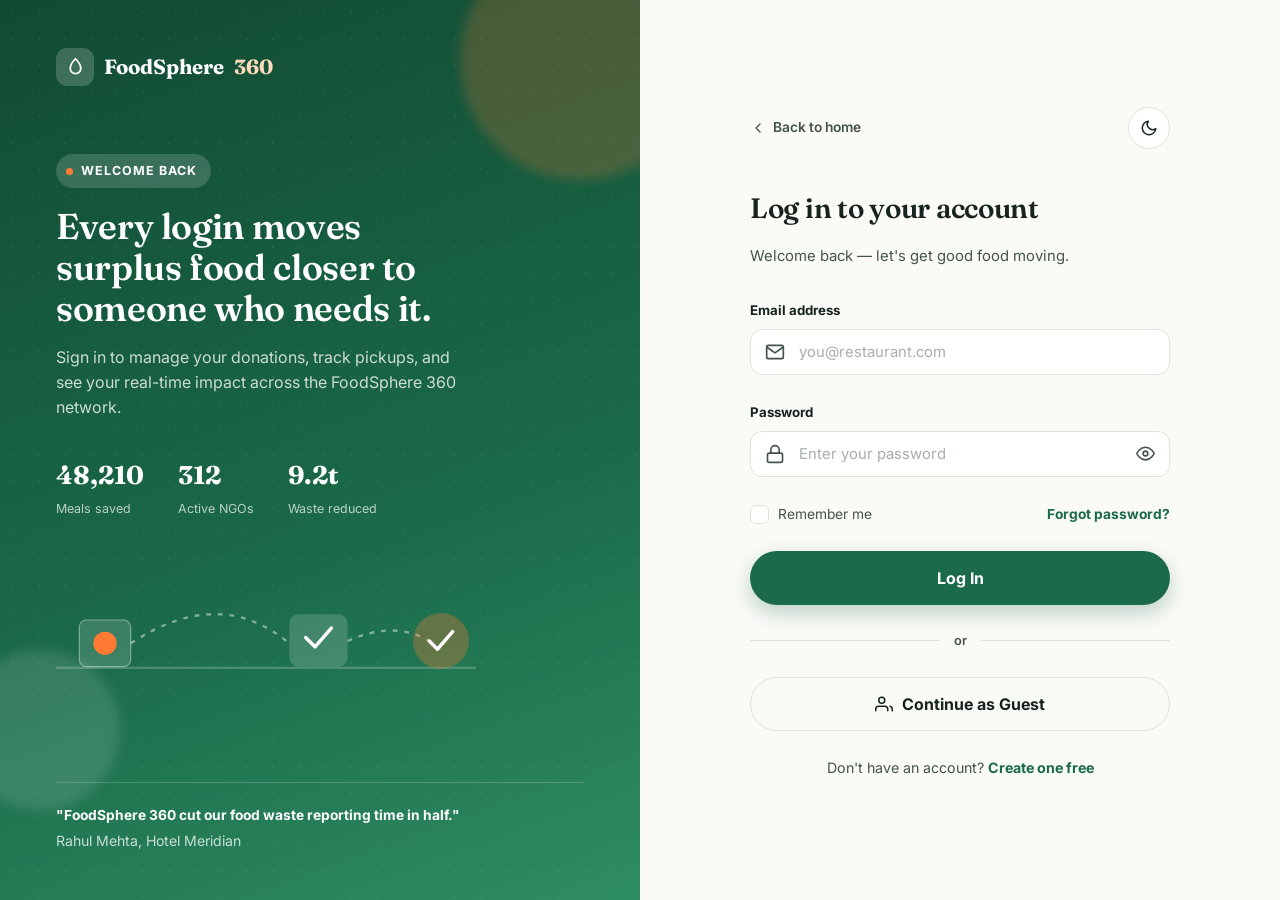
<file: notifications.html>
<!DOCTYPE html>
<html lang="en">
<head>
<meta charset="UTF-8">
<meta name="viewport" content="width=device-width, initial-scale=1.0">
<title>Notifications — FoodSphere 360</title>
<meta name="description" content="Stay updated with real-time food match listings, logistical pickup details, and platform alerts on FoodSphere 360.">
<link rel="stylesheet" href="styles.css">
</head>
<body>

<!-- NAVBAR -->
<header class="navbar">
  <div class="container">
    <a href="index.html" class="brand" data-transition>
      <span class="brand-mark">
        <svg viewBox="0 0 24 24" fill="none" stroke="#fff" stroke-width="2" stroke-linecap="round" stroke-linejoin="round"><path d="M12 2C8 6 6 9 6 13a6 6 0 0 0 12 0c0-4-2-7-6-11z"/></svg>
      </span>
      FoodSphere<span class="accent">360</span>
    </a>
    <div class="nav-actions">
      <div style="width: 40px; height: 40px;"></div>
    </div>
  </div>
</header>

<!-- MAIN CONTENT -->
<main class="dashboard-hero">
  <div class="container">
    
    <div style="max-width: 760px; margin: 0 auto 30px;">
      <!-- Dynamic Back Link managed by checking role -->
      <a href="#" id="backToDashBtn" class="auth-back" style="margin-bottom: 16px;" data-transition>
        <svg viewBox="0 0 24 24" fill="none" stroke="currentColor" stroke-width="2" stroke-linecap="round" stroke-linejoin="round"><path d="M15 18l-6-6 6-6"/></svg>
        Back to Dashboard
      </a>
      <h2 style="font-size: clamp(2rem, 3.5vw, 2.6rem); margin-top: 10px;">Notifications</h2>
      <p style="color: var(--ink-soft); margin-top: 6px;">Stay updated on your surplus list actions, active pickup logistics, and account notifications.</p>
    </div>

    <div class="dashboard-card" style="max-width: 760px; margin: 0 auto;">
      <div style="display: flex; justify-content: space-between; align-items: center; margin-bottom: 24px; border-bottom: 1px solid var(--line); padding-bottom: 18px; flex-wrap: wrap; gap: 14px;">
        <!-- Filters -->
        <div style="display: flex; gap: 8px; flex-wrap: wrap;">
          <button class="btn btn-ghost btn-sm notif-filter-btn active" data-filter="all" style="padding: 6px 14px; font-size: 0.82rem; border-radius: 8px;">All</button>
          <button class="btn btn-ghost btn-sm notif-filter-btn" data-filter="unread" style="padding: 6px 14px; font-size: 0.82rem; border-radius: 8px;">Unread</button>
          <button class="btn btn-ghost btn-sm notif-filter-btn" data-filter="matches" style="padding: 6px 14px; font-size: 0.82rem; border-radius: 8px;">Matches</button>
          <button class="btn btn-ghost btn-sm notif-filter-btn" data-filter="alerts" style="padding: 6px 14px; font-size: 0.82rem; border-radius: 8px;">System Alerts</button>
        </div>
        <!-- Actions -->
        <div>
          <button class="btn btn-ghost btn-sm" id="markAllReadBtn" style="border: 1px solid var(--line); padding: 8px 14px; font-size: 0.82rem; border-radius: 8px;">Mark all as read</button>
        </div>
      </div>

      <!-- Notifications List Container -->
      <div id="notificationsList">
        <div class="empty-state">
          <p>Loading your notifications inbox...</p>
        </div>
      </div>
    </div>

  </div>
</main>

<!-- FOOTER -->
<footer class="footer">
  <div class="container">
    <div class="footer-bottom" style="border-top: none; padding: 40px 0;">
      <span>© 2026 FoodSphere 360. All rights reserved.</span>
      <div class="footer-bottom-links">
        <a href="#">Privacy Policy</a>
        <a href="#">Terms of Service</a>
      </div>
    </div>
  </div>
</footer>

<script src="script.js"></script>
<script>
  // Dynamically configure dashboard redirect back button based on role
  document.addEventListener('DOMContentLoaded', () => {
    const backBtn = document.getElementById('backToDashBtn');
    if (backBtn) {
      const user = JSON.parse(localStorage.getItem('fs360_currentUser') || '{}');
      backBtn.href = user.role === 'donor' ? 'donor-dashboard.html' : 'ngo-dashboard.html';
    }
  });
</script>
</body>
</html>
</file>
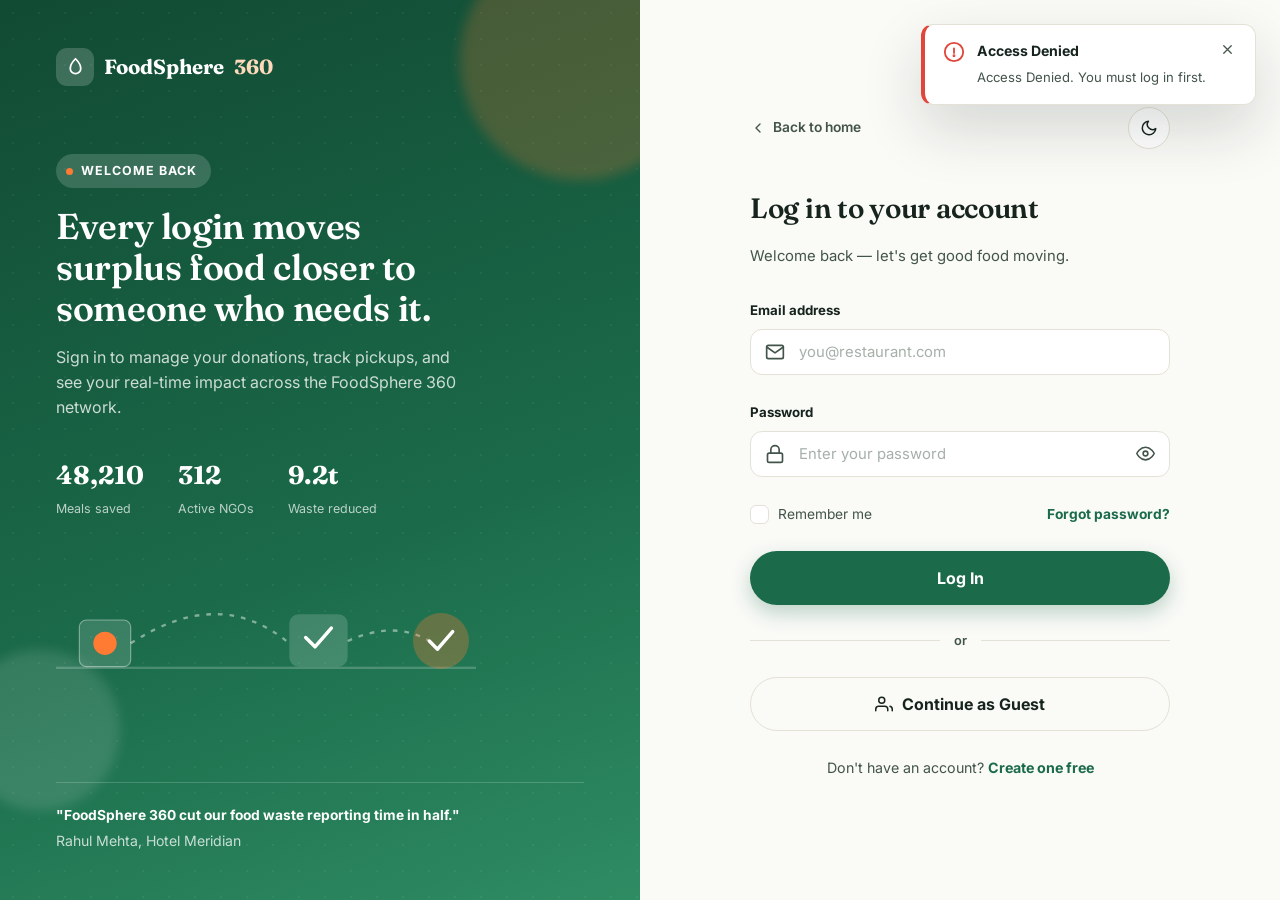
<file: profile-donor.html>
<!DOCTYPE html>
<html lang="en">
<head>
<meta charset="UTF-8">
<meta name="viewport" content="width=device-width, initial-scale=1.0">
<title>Donor Profile — FoodSphere 360</title>
<meta name="description" content="Manage your food donor profile settings, description, and profile picture on FoodSphere 360.">
<link rel="stylesheet" href="styles.css">
</head>
<body>

<!-- NAVBAR -->
<header class="navbar">
  <div class="container">
    <a href="index.html" class="brand" data-transition>
      <span class="brand-mark">
        <svg viewBox="0 0 24 24" fill="none" stroke="#fff" stroke-width="2" stroke-linecap="round" stroke-linejoin="round"><path d="M12 2C8 6 6 9 6 13a6 6 0 0 0 12 0c0-4-2-7-6-11z"/></svg>
      </span>
      FoodSphere<span class="accent">360</span>
    </a>
    <div class="nav-actions">
      <div style="width: 40px; height: 40px;"></div>
    </div>
  </div>
</header>

<!-- MAIN CONTENT -->
<main class="dashboard-hero">
  <div class="container">
    
    <div class="dashboard-title-row" style="margin-bottom: 30px;">
      <div>
        <a href="donor-dashboard.html" class="auth-back" style="margin-bottom: 16px;" data-transition>
          <svg viewBox="0 0 24 24" fill="none" stroke="currentColor" stroke-width="2" stroke-linecap="round" stroke-linejoin="round"><path d="M15 18l-6-6 6-6"/></svg>
          Back to Dashboard
        </a>
        <h2 style="font-size: clamp(2rem, 3.5vw, 2.8rem); margin-top: 10px;">Profile Settings</h2>
        <p style="color: var(--ink-soft); margin-top: 8px;">Keep your contact information and organization details up to date.</p>
      </div>
    </div>

    <!-- PROFILE LAYOUT GRID -->
    <div class="profile-grid">
      
      <!-- LEFT PROFILE CARD -->
      <aside class="profile-card-left">
        <div class="profile-photo-wrapper">
          <img id="profileAvatarImg" class="profile-avatar" src="" alt="Profile Photo">
          <label for="profilePhotoInput" class="profile-photo-overlay">
            <svg viewBox="0 0 24 24" fill="none" stroke="currentColor" stroke-width="2" stroke-linecap="round" stroke-linejoin="round"><path d="M23 19a2 2 0 0 1-2 2H3a2 2 0 0 1-2-2V8a2 2 0 0 1 2-2h4l2-3h6l2 3h4a2 2 0 0 1 2 2z"/><circle cx="12" cy="13" r="4"/></svg>
            Change Photo
          </label>
        </div>
        <input type="file" id="profilePhotoInput" accept="image/*" style="display: none;">
        
        <button type="button" class="profile-photo-btn" id="changePhotoBtn">Upload Photo</button>
        
        <h3 class="profile-name-title" id="profileCardName">Loading...</h3>
        <span class="profile-role-badge">Donor Partner</span>
        
        <div class="profile-stat-box">
          <div class="profile-stat-item">
            <span class="profile-stat-label">Surplus Contributed</span>
            <span class="profile-stat-value" id="profileStatFood">340 meals</span>
          </div>
          <div class="profile-stat-item">
            <span class="profile-stat-label">Carbon Saved</span>
            <span class="profile-stat-value" id="profileStatCarbon">150 kg</span>
          </div>
          <div class="profile-stat-item">
            <span class="profile-stat-label font-bold">NGO Partners</span>
            <span class="profile-stat-value" id="profileStatNgos">4 NGOs</span>
          </div>
        </div>
      </aside>

      <!-- RIGHT SETTINGS FORM -->
      <section class="dashboard-card" style="margin-bottom: 0;">
        <h3 style="margin-top: 0;">Account Information</h3>
        <form id="profileDonorForm" novalidate>
          <div class="profile-form-grid">
            
            <!-- Full Name -->
            <div class="field">
              <label for="donorFullName">Full Name <span style="color:#E0463A;">*</span></label>
              <div class="input-shell">
                <input type="text" id="donorFullName" placeholder="e.g. Priya Ramesh" required>
              </div>
              <div class="field-error"></div>
            </div>

            <!-- Email Address -->
            <div class="field">
              <label for="donorEmail">Email Address <span style="color:#E0463A;">*</span></label>
              <div class="input-shell">
                <input type="email" id="donorEmail" placeholder="you@restaurant.com" required>
              </div>
              <div class="field-error"></div>
            </div>

            <!-- Phone Number -->
            <div class="field">
              <label for="donorPhone">Phone Number <span style="color:#E0463A;">*</span></label>
              <div class="input-shell">
                <input type="tel" id="donorPhone" placeholder="+91 98765 43210" required>
              </div>
              <div class="field-error"></div>
            </div>

            <!-- Organization Name -->
            <div class="field">
              <label for="donorOrgName">Organization Name (Optional)</label>
              <div class="input-shell">
                <input type="text" id="donorOrgName" placeholder="e.g. Hotel Meridian">
              </div>
              <div class="field-error"></div>
            </div>

            <!-- Address -->
            <div class="field profile-form-full">
              <label for="donorAddress">Street Address</label>
              <div class="input-shell">
                <input type="text" id="donorAddress" placeholder="e.g. 12, West Car Street">
              </div>
              <div class="field-error"></div>
            </div>

            <!-- City -->
            <div class="field">
              <label for="donorCity">City</label>
              <div class="input-shell">
                <input type="text" id="donorCity" placeholder="e.g. Madurai">
              </div>
              <div class="field-error"></div>
            </div>

            <!-- State -->
            <div class="field">
              <label for="donorState">State</label>
              <div class="input-shell">
                <input type="text" id="donorState" placeholder="e.g. Tamil Nadu">
              </div>
              <div class="field-error"></div>
            </div>

            <!-- Pincode -->
            <div class="field">
              <label for="donorPincode">Pincode</label>
              <div class="input-shell">
                <input type="text" id="donorPincode" placeholder="e.g. 625001">
              </div>
              <div class="field-error"></div>
            </div>

            <!-- Description -->
            <div class="field profile-form-full">
              <label for="donorAbout">About / Description</label>
              <div class="input-shell" style="align-items: flex-start; padding: 6px 0;">
                <textarea id="donorAbout" placeholder="Brief description of your business or yourself..." style="width: 100%; border: none; background: transparent; padding: 10px 14px; font-family: inherit; font-size: .93rem; color: var(--ink); outline: none; min-height: 100px; resize: vertical;"></textarea>
              </div>
              <div class="field-error"></div>
            </div>

          </div>

          <div class="profile-actions-bar">
            <button type="button" class="btn btn-ghost" id="cancelChangesBtn">Cancel Changes</button>
            <button type="submit" class="btn btn-primary" id="saveChangesBtn">
              <span class="btn-label">Save Changes</span>
              <span class="btn-spinner"></span>
            </button>
          </div>
        </form>
      </section>

    </div>

  </div>
</main>

<!-- FOOTER -->
<footer class="footer">
  <div class="container">
    <div class="footer-bottom" style="border-top: none; padding: 40px 0;">
      <span>© 2026 FoodSphere 360. All rights reserved.</span>
      <div class="footer-bottom-links">
        <a href="#">Privacy Policy</a>
        <a href="#">Terms of Service</a>
      </div>
    </div>
  </div>
</footer>

<script src="script.js"></script>
</body>
</html>
</file>
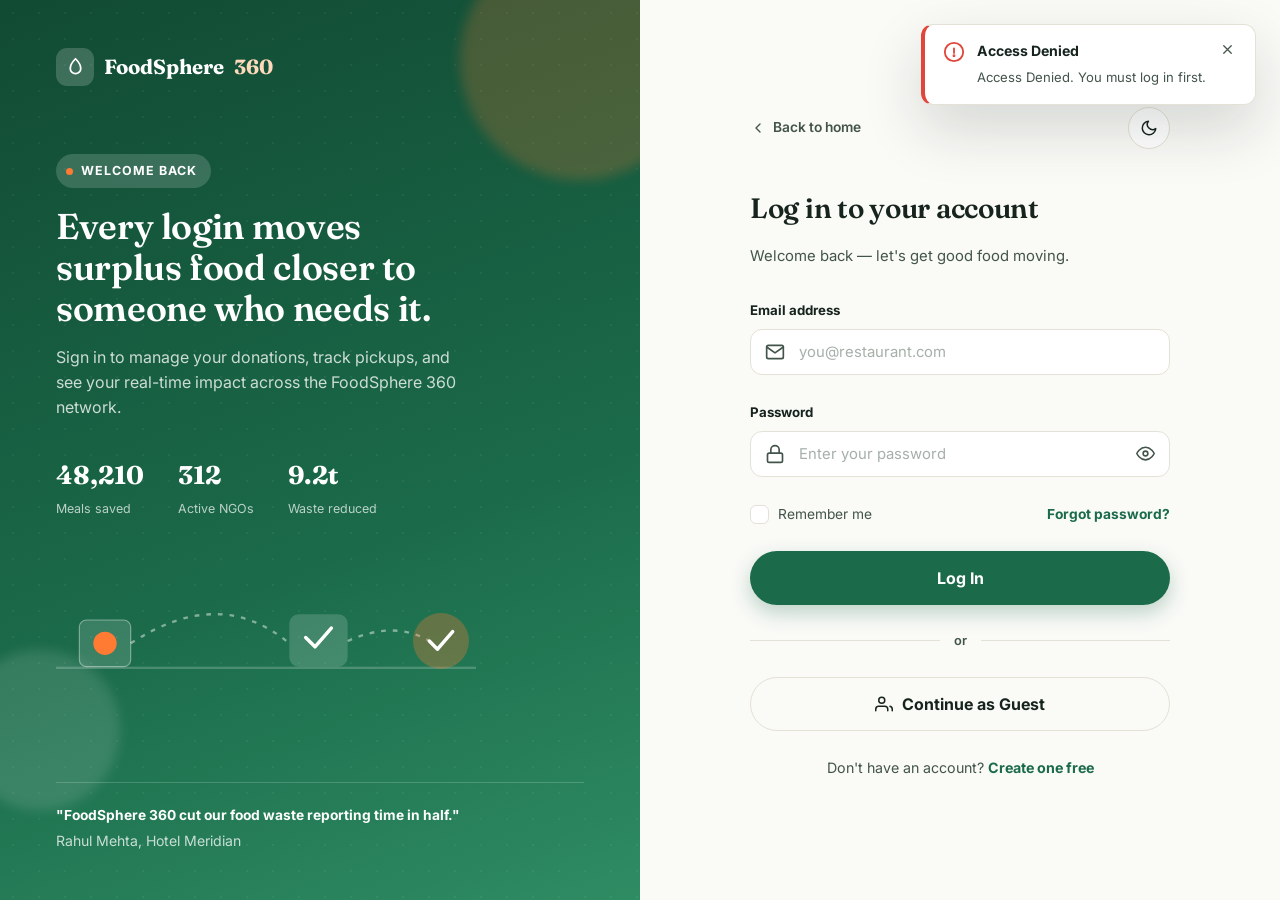
<file: profile-ngo.html>
<!DOCTYPE html>
<html lang="en">
<head>
<meta charset="UTF-8">
<meta name="viewport" content="width=device-width, initial-scale=1.0">
<title>NGO Profile — FoodSphere 360</title>
<meta name="description" content="Manage your NGO profile settings, registration number, description, and logo on FoodSphere 360.">
<link rel="stylesheet" href="styles.css">
</head>
<body>

<!-- NAVBAR -->
<header class="navbar">
  <div class="container">
    <a href="index.html" class="brand" data-transition>
      <span class="brand-mark">
        <svg viewBox="0 0 24 24" fill="none" stroke="#fff" stroke-width="2" stroke-linecap="round" stroke-linejoin="round"><path d="M12 2C8 6 6 9 6 13a6 6 0 0 0 12 0c0-4-2-7-6-11z"/></svg>
      </span>
      FoodSphere<span class="accent">360</span>
    </a>
    <div class="nav-actions">
      <div style="width: 40px; height: 40px;"></div>
    </div>
  </div>
</header>

<!-- MAIN CONTENT -->
<main class="dashboard-hero">
  <div class="container">
    
    <div class="dashboard-title-row" style="margin-bottom: 30px;">
      <div>
        <a href="ngo-dashboard.html" class="auth-back" style="margin-bottom: 16px;" data-transition>
          <svg viewBox="0 0 24 24" fill="none" stroke="currentColor" stroke-width="2" stroke-linecap="round" stroke-linejoin="round"><path d="M15 18l-6-6 6-6"/></svg>
          Back to Dashboard
        </a>
        <h2 style="font-size: clamp(2rem, 3.5vw, 2.8rem); margin-top: 10px;">Profile Settings</h2>
        <p style="color: var(--ink-soft); margin-top: 8px;">Keep your contact information and NGO details up to date.</p>
      </div>
    </div>

    <!-- PROFILE LAYOUT GRID -->
    <div class="profile-grid">
      
      <!-- LEFT PROFILE CARD -->
      <aside class="profile-card-left">
        <div class="profile-photo-wrapper">
          <img id="profileAvatarImg" class="profile-avatar" src="" alt="NGO Logo">
          <label for="profilePhotoInput" class="profile-photo-overlay">
            <svg viewBox="0 0 24 24" fill="none" stroke="currentColor" stroke-width="2" stroke-linecap="round" stroke-linejoin="round"><path d="M23 19a2 2 0 0 1-2 2H3a2 2 0 0 1-2-2V8a2 2 0 0 1 2-2h4l2-3h6l2 3h4a2 2 0 0 1 2 2z"/><circle cx="12" cy="13" r="4"/></svg>
            Change Logo
          </label>
        </div>
        <input type="file" id="profilePhotoInput" accept="image/*" style="display: none;">
        
        <button type="button" class="profile-photo-btn" id="changePhotoBtn">Upload Logo</button>
        
        <h3 class="profile-name-title" id="profileCardName">Loading...</h3>
        <span class="profile-role-badge ngo-role">NGO Partner</span>
        
        <div class="profile-stat-box">
          <div class="profile-stat-item">
            <span class="profile-stat-label">People Served</span>
            <span class="profile-stat-value" id="profileStatPeople">1,200+ served</span>
          </div>
          <div class="profile-stat-item">
            <span class="profile-stat-label">Food Received</span>
            <span class="profile-stat-value" id="profileStatFood">420 kg</span>
          </div>
          <div class="profile-stat-item">
            <span class="profile-stat-label">Active Matches</span>
            <span class="profile-stat-value" id="profileStatActive">3 active</span>
          </div>
        </div>
      </aside>

      <!-- RIGHT SETTINGS FORM -->
      <section class="dashboard-card" style="margin-bottom: 0;">
        <h3 style="margin-top: 0;">NGO Information</h3>
        <form id="profileNgoForm" novalidate>
          <div class="profile-form-grid">
            
            <!-- NGO Name -->
            <div class="field">
              <label for="ngoName">NGO Name <span style="color:#E0463A;">*</span></label>
              <div class="input-shell">
                <input type="text" id="ngoName" placeholder="e.g. Food Relief Foundation" required>
              </div>
              <div class="field-error"></div>
            </div>

            <!-- Email Address -->
            <div class="field">
              <label for="ngoEmail">Email Address <span style="color:#E0463A;">*</span></label>
              <div class="input-shell">
                <input type="email" id="ngoEmail" placeholder="you@foundation.org" required>
              </div>
              <div class="field-error"></div>
            </div>

            <!-- Phone Number -->
            <div class="field">
              <label for="ngoPhone">Phone Number <span style="color:#E0463A;">*</span></label>
              <div class="input-shell">
                <input type="tel" id="ngoPhone" placeholder="+91 87654 32109" required>
              </div>
              <div class="field-error"></div>
            </div>

            <!-- NGO Registration Number -->
            <div class="field">
              <label for="ngoRegNum">Registration Number <span style="color:#E0463A;">*</span></label>
              <div class="input-shell">
                <input type="text" id="ngoRegNum" placeholder="e.g. NGO-REG-2026-987" required>
              </div>
              <div class="field-error"></div>
            </div>

            <!-- Address -->
            <div class="field profile-form-full">
              <label for="ngoAddress">Street Address</label>
              <div class="input-shell">
                <input type="text" id="ngoAddress" placeholder="e.g. 45, North Veli Street">
              </div>
              <div class="field-error"></div>
            </div>

            <!-- City -->
            <div class="field">
              <label for="ngoCity">City</label>
              <div class="input-shell">
                <input type="text" id="ngoCity" placeholder="e.g. Madurai">
              </div>
              <div class="field-error"></div>
            </div>

            <!-- State -->
            <div class="field">
              <label for="ngoState">State</label>
              <div class="input-shell">
                <input type="text" id="ngoState" placeholder="e.g. Tamil Nadu">
              </div>
              <div class="field-error"></div>
            </div>

            <!-- Pincode -->
            <div class="field">
              <label for="ngoPincode">Pincode</label>
              <div class="input-shell">
                <input type="text" id="ngoPincode" placeholder="e.g. 625001">
              </div>
              <div class="field-error"></div>
            </div>

            <!-- NGO Description -->
            <div class="field profile-form-full">
              <label for="ngoAbout">NGO Description</label>
              <div class="input-shell" style="align-items: flex-start; padding: 6px 0;">
                <textarea id="ngoAbout" placeholder="Brief details about your feeding operations, sheltering target, and distribution capacity..." style="width: 100%; border: none; background: transparent; padding: 10px 14px; font-family: inherit; font-size: .93rem; color: var(--ink); outline: none; min-height: 100px; resize: vertical;"></textarea>
              </div>
              <div class="field-error"></div>
            </div>

          </div>

          <div class="profile-actions-bar">
            <button type="button" class="btn btn-ghost" id="cancelChangesBtn">Cancel Changes</button>
            <button type="submit" class="btn btn-primary" id="saveChangesBtn">
              <span class="btn-label">Save Changes</span>
              <span class="btn-spinner"></span>
            </button>
          </div>
        </form>
      </section>

    </div>

  </div>
</main>

<!-- FOOTER -->
<footer class="footer">
  <div class="container">
    <div class="footer-bottom" style="border-top: none; padding: 40px 0;">
      <span>© 2026 FoodSphere 360. All rights reserved.</span>
      <div class="footer-bottom-links">
        <a href="#">Privacy Policy</a>
        <a href="#">Terms of Service</a>
      </div>
    </div>
  </div>
</footer>

<script src="script.js"></script>
</body>
</html>
</file>
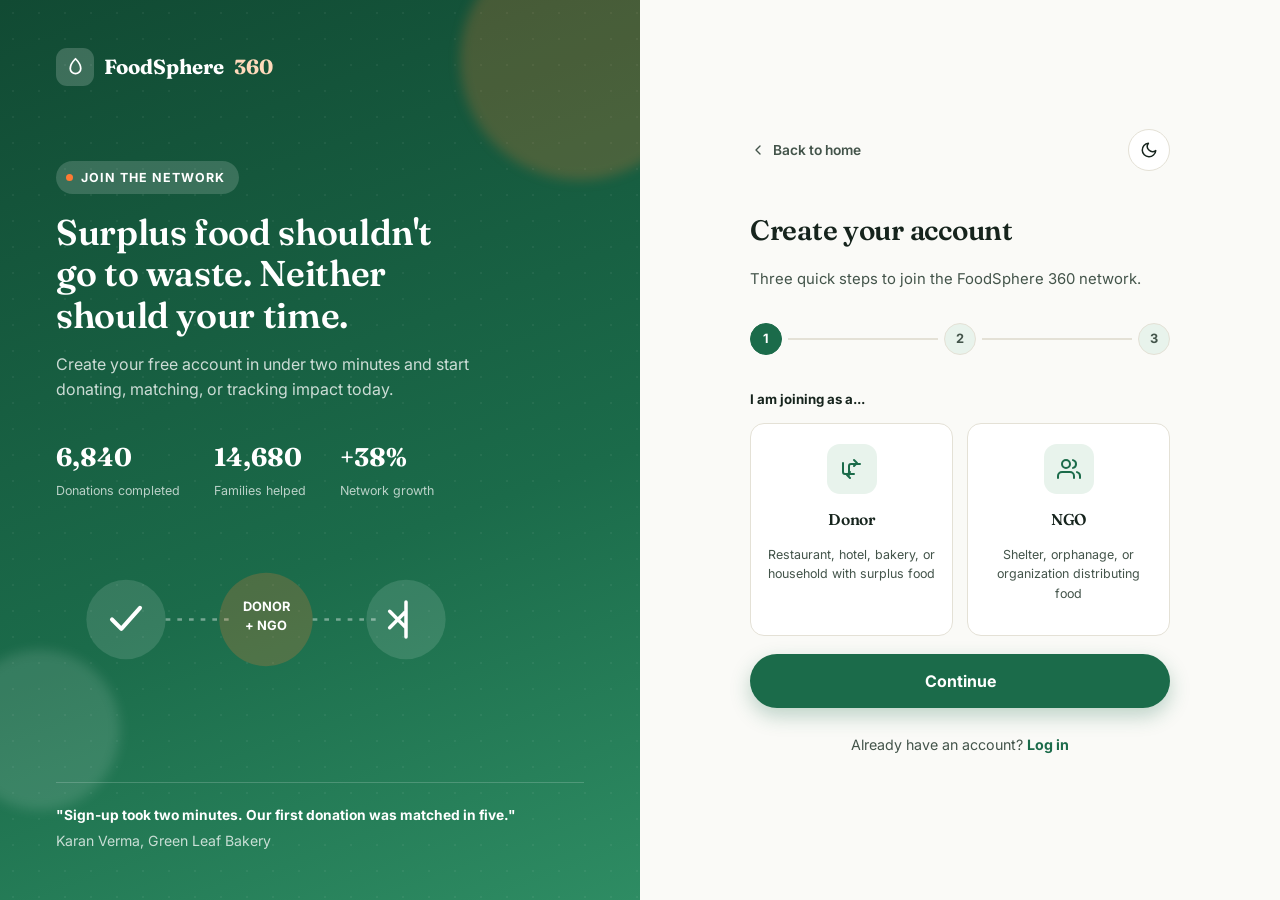
<file: register.html>
<!DOCTYPE html>
<html lang="en">
<head>
<meta charset="UTF-8">
<meta name="viewport" content="width=device-width, initial-scale=1.0">
<title>Create Account — FoodSphere 360</title>
<meta name="description" content="Join FoodSphere 360 as a food donor or NGO partner and start turning surplus food into social impact.">
<link rel="stylesheet" href="styles.css">
</head>
<body class="auth-body">

<div class="auth-shell">

  <!-- ============================================================
       LEFT: BRANDING PANEL
  ============================================================ -->
  <div class="auth-visual">
    <span class="auth-orb o1"></span>
    <span class="auth-orb o2"></span>

    <a href="index.html" class="brand" data-transition>
      <span class="brand-mark">
        <svg viewBox="0 0 24 24" fill="none" stroke="#fff" stroke-width="2" stroke-linecap="round" stroke-linejoin="round"><path d="M12 2C8 6 6 9 6 13a6 6 0 0 0 12 0c0-4-2-7-6-11z"/></svg>
      </span>
      FoodSphere<span class="accent" style="color:#FFD9BB;">360</span>
    </a>

    <div class="auth-headline">
      <span class="eyebrow">Join The Network</span>
      <h1>Surplus food shouldn't go to waste. Neither should your time.</h1>
      <p>Create your free account in under two minutes and start donating, matching, or tracking impact today.</p>

      <div class="auth-stats">
        <div><strong>6,840</strong><span>Donations completed</span></div>
        <div><strong>14,680</strong><span>Families helped</span></div>
        <div><strong>+38%</strong><span>Network growth</span></div>
      </div>

      <div class="auth-illustration">
        <svg viewBox="0 0 360 150" width="100%">
          <circle cx="60" cy="75" r="34" fill="rgba(255,255,255,.12)"/>
          <path d="M48 75l8 8 16-18" stroke="#fff" stroke-width="3.5" fill="none" stroke-linecap="round" stroke-linejoin="round"/>
          <path d="M94 75h60" stroke="rgba(255,255,255,.4)" stroke-width="2" stroke-dasharray="4 6"/>
          <circle cx="180" cy="75" r="40" fill="rgba(255,122,51,.22)"/>
          <text x="180" y="68" text-anchor="middle" font-family="Inter, sans-serif" font-size="11" font-weight="700" fill="#fff">DONOR</text>
          <text x="180" y="84" text-anchor="middle" font-family="Inter, sans-serif" font-size="11" font-weight="700" fill="#fff">+ NGO</text>
          <path d="M220 75h60" stroke="rgba(255,255,255,.4)" stroke-width="2" stroke-dasharray="4 6"/>
          <circle cx="300" cy="75" r="34" fill="rgba(255,255,255,.12)"/>
          <path d="M286 68l14 14M300 60v30M286 82l14-14" stroke="#fff" stroke-width="3" stroke-linecap="round"/>
        </svg>
      </div>
    </div>

    <div class="auth-foot-quote">
      <strong>"Sign-up took two minutes. Our first donation was matched in five."</strong>
      Karan Verma, Green Leaf Bakery
    </div>
  </div>

  <!-- ============================================================
       RIGHT: REGISTER FORM (multi-step)
  ============================================================ -->
  <div class="auth-form-panel">
    <div class="auth-form-wrap">

      <div class="auth-top-row">
        <a href="index.html" class="auth-back" data-transition>
          <svg viewBox="0 0 24 24" fill="none" stroke="currentColor" stroke-width="2" stroke-linecap="round" stroke-linejoin="round"><path d="M15 18l-6-6 6-6"/></svg>
          Back to home
        </a>
        <button class="theme-toggle" aria-label="Toggle dark mode">
          <svg class="icon-moon" viewBox="0 0 24 24" fill="none" stroke="currentColor" stroke-width="2" stroke-linecap="round" stroke-linejoin="round"><path d="M21 12.79A9 9 0 1 1 11.21 3 7 7 0 0 0 21 12.79z"/></svg>
          <svg class="icon-sun" viewBox="0 0 24 24" fill="none" stroke="currentColor" stroke-width="2" stroke-linecap="round" stroke-linejoin="round"><circle cx="12" cy="12" r="4"/><path d="M12 2v2M12 20v2M4.9 4.9l1.4 1.4M17.7 17.7l1.4 1.4M2 12h2M20 12h2M4.9 19.1l1.4-1.4M17.7 6.3l1.4-1.4"/></svg>
        </button>
      </div>

      <h2>Create your account</h2>
      <p class="auth-sub">Three quick steps to join the FoodSphere 360 network.</p>

      <!-- Progress indicator -->
      <div class="progress-steps">
        <div class="progress-step active">
          <div class="ps-circle"><span class="ps-num">1</span><svg class="ps-check" viewBox="0 0 24 24" fill="none" stroke-width="3" stroke-linecap="round" stroke-linejoin="round"><path d="M20 6L9 17l-5-5"/></svg></div>
          <div class="ps-line"></div>
        </div>
        <div class="progress-step">
          <div class="ps-circle"><span class="ps-num">2</span><svg class="ps-check" viewBox="0 0 24 24" fill="none" stroke-width="3" stroke-linecap="round" stroke-linejoin="round"><path d="M20 6L9 17l-5-5"/></svg></div>
          <div class="ps-line"></div>
        </div>
        <div class="progress-step">
          <div class="ps-circle"><span class="ps-num">3</span><svg class="ps-check" viewBox="0 0 24 24" fill="none" stroke-width="3" stroke-linecap="round" stroke-linejoin="round"><path d="M20 6L9 17l-5-5"/></svg></div>
        </div>
      </div>

      <form id="registerForm" novalidate>

        <!-- STEP 1: Role selection -->
        <div class="form-step active" data-step="1">
          <label style="display:block; font-size:.83rem; font-weight:700; margin-bottom:14px;">I am joining as a...</label>
          <div class="role-grid">
            <div class="role-card" data-role="donor" tabindex="0" role="button" aria-pressed="false">
              <span class="rc-check"><svg viewBox="0 0 24 24" fill="none" stroke-width="3" stroke-linecap="round" stroke-linejoin="round"><path d="M20 6L9 17l-5-5"/></svg></span>
              <span class="rc-icon">
                <svg viewBox="0 0 24 24" fill="none" stroke-width="2" stroke-linecap="round" stroke-linejoin="round"><path d="M20 7h-9a2 2 0 0 0-2 2v9"/><path d="M14 17H5a2 2 0 0 1-2-2V6"/><path d="M14 3l3 3-3 3"/><path d="M10 21l-3-3 3-3"/></svg>
              </span>
              <h4>Donor</h4>
              <p>Restaurant, hotel, bakery, or household with surplus food</p>
            </div>
            <div class="role-card" data-role="ngo" tabindex="0" role="button" aria-pressed="false">
              <span class="rc-check"><svg viewBox="0 0 24 24" fill="none" stroke-width="3" stroke-linecap="round" stroke-linejoin="round"><path d="M20 6L9 17l-5-5"/></svg></span>
              <span class="rc-icon">
                <svg viewBox="0 0 24 24" fill="none" stroke-width="2" stroke-linecap="round" stroke-linejoin="round"><path d="M17 21v-2a4 4 0 0 0-4-4H5a4 4 0 0 0-4 4v2"/><circle cx="9" cy="7" r="4"/><path d="M23 21v-2a4 4 0 0 0-3-3.87"/><path d="M16 3.13a4 4 0 0 1 0 7.75"/></svg>
              </span>
              <h4>NGO</h4>
              <p>Shelter, orphanage, or organization distributing food</p>
            </div>
          </div>
          <div class="field-error" id="roleError" style="margin-top:10px;">
            <svg viewBox="0 0 24 24" fill="none" stroke="currentColor" stroke-width="2" stroke-linecap="round"><circle cx="12" cy="12" r="10"/><path d="M12 8v5"/><circle cx="12" cy="16" r=".6" fill="currentColor"/></svg>
            <span>Please select a role to continue</span>
          </div>

          <div class="form-step-actions">
            <button type="button" class="btn btn-primary btn-block btn-lg btn-step-next">Continue</button>
          </div>
        </div>

        <!-- STEP 2: Personal details -->
        <div class="form-step" data-step="2">
          <div class="field" id="fullNameField">
            <label for="fullName">Full name</label>
            <div class="input-shell">
              <svg class="input-icon" viewBox="0 0 24 24" fill="none" stroke="currentColor" stroke-width="2" stroke-linecap="round" stroke-linejoin="round"><circle cx="12" cy="8" r="4"/><path d="M4 21c0-4 4-7 8-7s8 3 8 7"/></svg>
              <input type="text" id="fullName" name="fullName" placeholder="Priya Ramesh" autocomplete="name">
            </div>
            <div class="field-error"></div>
          </div>

          <div class="field" id="regEmailField">
            <label for="regEmail">Email address</label>
            <div class="input-shell">
              <svg class="input-icon" viewBox="0 0 24 24" fill="none" stroke="currentColor" stroke-width="2" stroke-linecap="round" stroke-linejoin="round"><rect x="2" y="4" width="20" height="16" rx="2"/><path d="M22 6l-10 7L2 6"/></svg>
              <input type="email" id="regEmail" name="regEmail" placeholder="you@example.com" autocomplete="email">
            </div>
            <div class="field-error"></div>
          </div>

          <div class="field" id="phoneField">
            <label for="phone">Phone number</label>
            <div class="input-shell">
              <svg class="input-icon" viewBox="0 0 24 24" fill="none" stroke="currentColor" stroke-width="2" stroke-linecap="round" stroke-linejoin="round"><path d="M22 16.92v3a2 2 0 0 1-2.18 2 19.8 19.8 0 0 1-8.63-3.07 19.5 19.5 0 0 1-6-6 19.8 19.8 0 0 1-3.07-8.67A2 2 0 0 1 4.11 2h3a2 2 0 0 1 2 1.72c.13.96.36 1.9.7 2.81a2 2 0 0 1-.45 2.11L8.09 9.91a16 16 0 0 0 6 6l1.27-1.27a2 2 0 0 1 2.11-.45c.91.34 1.85.57 2.81.7A2 2 0 0 1 22 16.92z"/></svg>
              <input type="tel" id="phone" name="phone" placeholder="+91 98765 43210" autocomplete="tel">
            </div>
            <div class="field-error"></div>
          </div>

          <div class="form-step-actions">
            <button type="button" class="btn btn-ghost btn-lg btn-step-back">Back</button>
            <button type="button" class="btn btn-primary btn-lg btn-step-next">Continue</button>
          </div>
        </div>

        <!-- STEP 3: Password + terms -->
        <div class="form-step" data-step="3">
          <div class="field" id="regPasswordField">
            <label for="regPassword">Password</label>
            <div class="input-shell">
              <svg class="input-icon" viewBox="0 0 24 24" fill="none" stroke="currentColor" stroke-width="2" stroke-linecap="round" stroke-linejoin="round"><rect x="3" y="11" width="18" height="11" rx="2"/><path d="M7 11V7a5 5 0 0 1 10 0v4"/></svg>
              <input type="password" id="regPassword" name="regPassword" placeholder="Create a strong password" autocomplete="new-password">
              <button type="button" class="input-toggle" aria-label="Show password">
                <svg class="icon-eye" viewBox="0 0 24 24" fill="none" stroke="currentColor" stroke-width="2" stroke-linecap="round" stroke-linejoin="round"><path d="M1 12s4-8 11-8 11 8 11 8-4 8-11 8-11-8-11-8z"/><circle cx="12" cy="12" r="3"/></svg>
                <svg class="icon-eye-off" viewBox="0 0 24 24" fill="none" stroke="currentColor" stroke-width="2" stroke-linecap="round" stroke-linejoin="round"><path d="M17.94 17.94A10.94 10.94 0 0 1 12 20c-7 0-11-8-11-8a18.5 18.5 0 0 1 5.06-5.94M9.9 4.24A10.94 10.94 0 0 1 12 4c7 0 11 8 11 8a18.5 18.5 0 0 1-2.16 3.19m-6.72-1.07a3 3 0 1 1-4.24-4.24"/><path d="M1 1l22 22"/></svg>
              </button>
            </div>
            <div class="field-error"></div>
            <div class="strength-meter" data-level="0">
              <div class="strength-bars"><span></span><span></span><span></span><span></span></div>
              <span class="strength-label">Enter a password</span>
            </div>
          </div>

          <div class="field" id="confirmPasswordField">
            <label for="confirmPassword">Confirm password</label>
            <div class="input-shell">
              <svg class="input-icon" viewBox="0 0 24 24" fill="none" stroke="currentColor" stroke-width="2" stroke-linecap="round" stroke-linejoin="round"><rect x="3" y="11" width="18" height="11" rx="2"/><path d="M7 11V7a5 5 0 0 1 10 0v4"/></svg>
              <input type="password" id="confirmPassword" name="confirmPassword" placeholder="Re-enter your password" autocomplete="new-password">
              <button type="button" class="input-toggle" aria-label="Show password">
                <svg class="icon-eye" viewBox="0 0 24 24" fill="none" stroke="currentColor" stroke-width="2" stroke-linecap="round" stroke-linejoin="round"><path d="M1 12s4-8 11-8 11 8 11 8-4 8-11 8-11-8-11-8z"/><circle cx="12" cy="12" r="3"/></svg>
                <svg class="icon-eye-off" viewBox="0 0 24 24" fill="none" stroke="currentColor" stroke-width="2" stroke-linecap="round" stroke-linejoin="round"><path d="M17.94 17.94A10.94 10.94 0 0 1 12 20c-7 0-11-8-11-8a18.5 18.5 0 0 1 5.06-5.94M9.9 4.24A10.94 10.94 0 0 1 12 4c7 0 11 8 11 8a18.5 18.5 0 0 1-2.16 3.19m-6.72-1.07a3 3 0 1 1-4.24-4.24"/><path d="M1 1l22 22"/></svg>
              </button>
            </div>
            <div class="field-error"></div>
          </div>

          <div class="terms-row">
            <label class="checkbox-wrap">
              <input type="checkbox" id="termsCheck">
              <span class="checkbox-box">
                <svg viewBox="0 0 24 24" fill="none" stroke-width="3" stroke-linecap="round" stroke-linejoin="round"><path d="M20 6L9 17l-5-5"/></svg>
              </span>
              <span class="checkbox-label">I agree to the <a href="#">Terms &amp; Conditions</a> and <a href="#">Privacy Policy</a></span>
            </label>
          </div>

          <div class="form-step-actions">
            <button type="button" class="btn btn-ghost btn-lg btn-step-back">Back</button>
            <button type="submit" class="btn btn-accent btn-lg">
              <span class="btn-label">Create Account</span>
              <span class="btn-spinner"></span>
            </button>
          </div>
        </div>

      </form>

      <p class="auth-switch">Already have an account? <a href="login.html" data-transition>Log in</a></p>
    </div>
  </div>
</div>

<!-- Success modal -->
<div class="modal-overlay" id="successModal" aria-hidden="true">
  <div class="modal-box">
    <div class="modal-check">
      <svg viewBox="0 0 24 24" fill="none" stroke-linecap="round" stroke-linejoin="round"><path d="M20 6L9 17l-5-5"/></svg>
    </div>
    <h3>Welcome to FoodSphere 360!</h3>
    <p>Your account has been created. Check your inbox for a verification link to start donating or receiving food.</p>
    <a href="login.html" class="btn btn-primary btn-block btn-lg" data-transition>Go to Login</a>
  </div>
</div>

<script src="script.js"></script>
</body>
</html>
</file>
<file: styles.css>
/* ============================================================
   FoodSphere 360 — Design Tokens
   ============================================================ */

@import url('https://fonts.googleapis.com/css2?family=Fraunces:opsz,wght@9..144,300;9..144,400;9..144,500;9..144,600;9..144,700;9..144,900&family=Inter:wght@400;500;600;700;800&display=swap');

:root{
  /* color */
  --ink:        #16241D;
  --ink-soft:   #43544A;
  --paper:      #FAFAF7;
  --white:      #FFFFFF;
  --sage:       #E8F3EC;
  --sage-deep:  #CFE6D8;
  --green:      #1B6B4A;
  --green-dark: #114A33;
  --green-light:#2E8C63;
  --orange:     #FF7A33;
  --orange-dark:#E5601C;
  --orange-soft:#FFE3D1;
  --line:       #E4E1D6;

  /* type */
  --display: 'Fraunces', serif;
  --body: 'Inter', sans-serif;

  /* layout */
  --maxw: 1240px;
  --radius-sm: 10px;
  --radius-md: 18px;
  --radius-lg: 28px;
  --shadow-sm: 0 2px 10px rgba(22,36,29,.06);
  --shadow-md: 0 12px 32px rgba(22,36,29,.10);
  --shadow-lg: 0 24px 60px rgba(22,36,29,.16);
  --ease: cubic-bezier(.22,1,.36,1);
}

*,*::before,*::after{ box-sizing:border-box; }
html{ scroll-behavior:smooth; }
@media (prefers-reduced-motion: reduce){
  html{ scroll-behavior:auto; }
  *,*::before,*::after{ animation-duration:.001ms !important; animation-iteration-count:1 !important; transition-duration:.001ms !important; scroll-behavior:auto !important; }
}

body{
  margin:0;
  font-family:var(--body);
  color:var(--ink);
  background:var(--paper);
  -webkit-font-smoothing:antialiased;
  line-height:1.55;
  overflow-x:hidden;
}

img,svg{ display:block; max-width:100%; }
a{ color:inherit; text-decoration:none; }
ul{ list-style:none; margin:0; padding:0; }
button{ font-family:inherit; cursor:pointer; }
input,button{ outline:none; }

:focus-visible{
  outline: 2px solid var(--orange);
  outline-offset: 3px;
  border-radius: 6px;
}

h1,h2,h3,h4{
  font-family:var(--display);
  font-weight:600;
  margin:0;
  letter-spacing:-.01em;
  color:var(--ink);
}

.eyebrow{
  display:inline-flex;
  align-items:center;
  gap:8px;
  font-size:.78rem;
  font-weight:700;
  letter-spacing:.08em;
  text-transform:uppercase;
  color:var(--green);
  background:var(--sage);
  padding:7px 14px 7px 10px;
  border-radius:999px;
}
.eyebrow::before{
  content:'';
  width:7px; height:7px;
  border-radius:50%;
  background:var(--orange);
  flex-shrink:0;
}

.container{
  width:100%;
  max-width:var(--maxw);
  margin-inline:auto;
  padding-inline:32px;
}

section{ position:relative; }

/* ============================================================
   Buttons
   ============================================================ */
.btn{
  display:inline-flex;
  align-items:center;
  justify-content:center;
  gap:9px;
  font-family:var(--body);
  font-weight:700;
  font-size:.95rem;
  padding:14px 26px;
  border-radius:999px;
  border:1.5px solid transparent;
  cursor:pointer;
  transition: transform .35s var(--ease), box-shadow .35s var(--ease), background .25s var(--ease), color .25s var(--ease), border-color .25s var(--ease);
  white-space:nowrap;
  position:relative;
}
.btn svg{ width:18px; height:18px; flex-shrink:0; }

.btn-primary{
  background: var(--green);
  color:var(--white);
  box-shadow: 0 8px 20px rgba(27,107,74,.28);
}
.btn-primary:hover{
  background: var(--green-dark);
  transform: translateY(-2px);
  box-shadow: 0 14px 28px rgba(27,107,74,.34);
}

.btn-accent{
  background: var(--orange);
  color:var(--white);
  box-shadow: 0 8px 20px rgba(255,122,51,.32);
}
.btn-accent:hover{
  background: var(--orange-dark);
  transform: translateY(-2px);
  box-shadow: 0 14px 28px rgba(255,122,51,.38);
}

.btn-ghost{
  background: transparent;
  color: var(--ink);
  border-color: var(--line);
}
.btn-ghost:hover{
  border-color: var(--green);
  color: var(--green);
  background: var(--sage);
}

.btn-outline-light{
  background: rgba(255,255,255,.08);
  color: var(--white);
  border-color: rgba(255,255,255,.4);
  backdrop-filter: blur(6px);
}
.btn-outline-light:hover{
  background: rgba(255,255,255,.18);
  border-color: rgba(255,255,255,.7);
  transform: translateY(-2px);
}

.btn-block{ width:100%; }
.btn-lg{ padding:16px 30px; font-size:1rem; }

.btn[disabled]{ opacity:.65; cursor:not-allowed; transform:none !important; }

/* button loading state */
.btn .btn-spinner{
  width:18px; height:18px;
  border-radius:50%;
  border:2.5px solid rgba(255,255,255,.4);
  border-top-color:#fff;
  display:none;
  animation: spin .7s linear infinite;
}
.btn.is-loading .btn-label{ opacity:0; }
.btn.is-loading .btn-spinner{ display:block; position:absolute; }
@keyframes spin{ to{ transform:rotate(360deg); } }

/* ============================================================
   Navbar — glassmorphism, sticky
   ============================================================ */
.navbar{
  position:fixed;
  top:0; left:0; right:0;
  z-index:1000;
  background: rgba(250,250,247,.7);
  backdrop-filter: blur(16px) saturate(160%);
  -webkit-backdrop-filter: blur(16px) saturate(160%);
  border-bottom: 1px solid rgba(228,225,214,.7);
  transition: background .35s var(--ease), box-shadow .35s var(--ease), padding .3s var(--ease);
}
.navbar.scrolled{
  background: rgba(250,250,247,.92);
  box-shadow: 0 6px 24px rgba(22,36,29,.08);
}
.navbar .container{
  display:flex;
  align-items:center;
  justify-content:space-between;
  height:78px;
  transition: height .3s var(--ease);
}
.navbar.scrolled .container{ height:66px; }

.brand{
  display:flex;
  align-items:center;
  gap:10px;
  font-family:var(--display);
  font-weight:700;
  font-size:1.28rem;
  color:var(--ink);
}
.brand-mark{
  width:38px; height:38px;
  border-radius:11px;
  background: linear-gradient(145deg, var(--green) 0%, var(--green-light) 100%);
  display:flex; align-items:center; justify-content:center;
  flex-shrink:0;
  box-shadow: 0 4px 12px rgba(27,107,74,.35);
}
.brand-mark svg{ width:21px; height:21px; }
.brand .accent{ color:var(--orange); }

.nav-links{
  display:flex;
  align-items:center;
  gap:6px;
}
.nav-links a{
  font-weight:600;
  font-size:.93rem;
  color:var(--ink-soft);
  padding:9px 16px;
  border-radius:999px;
  transition: color .25s var(--ease), background .25s var(--ease);
  position:relative;
}
.nav-links a:hover{ color:var(--green); background:var(--sage); }
.nav-links a.active{ color:var(--green); }

.nav-actions{ display:flex; align-items:center; gap:10px; }

.nav-toggle{
  display:none;
  flex-direction:column;
  gap:5px;
  background:none;
  border:none;
  padding:8px;
}
.nav-toggle span{
  width:24px; height:2.5px;
  background:var(--ink);
  border-radius:2px;
  transition: transform .3s var(--ease), opacity .3s var(--ease);
}
.nav-toggle.open span:nth-child(1){ transform: translateY(7.5px) rotate(45deg); }
.nav-toggle.open span:nth-child(2){ opacity:0; }
.nav-toggle.open span:nth-child(3){ transform: translateY(-7.5px) rotate(-45deg); }

/* ============================================================
   Hero
   ============================================================ */
.hero{
  padding:168px 0 100px;
  position:relative;
  overflow:hidden;
  background:
    radial-gradient(620px 420px at 88% -8%, var(--sage) 0%, rgba(232,243,236,0) 70%),
    radial-gradient(500px 360px at -6% 18%, var(--orange-soft) 0%, rgba(255,227,209,0) 70%);
}
.hero .container{
  display:grid;
  grid-template-columns: 1.05fr .95fr;
  gap:56px;
  align-items:center;
}
.hero-copy h1{
  font-size:clamp(2.3rem, 4.1vw, 3.5rem);
  line-height:1.08;
  margin:18px 0 22px;
}
.hero-copy h1 .underline-orange{
  position:relative;
  white-space:nowrap;
}
.hero-copy h1 .underline-orange svg{
  position:absolute;
  left:0; bottom:-10px;
  width:100%;
  height:14px;
}
.hero-copy p{
  font-size:1.08rem;
  color:var(--ink-soft);
  max-width:520px;
  margin-bottom:34px;
}
.hero-actions{ display:flex; gap:14px; flex-wrap:wrap; margin-bottom:46px; }

.hero-trust{ display:flex; align-items:center; gap:18px; flex-wrap:wrap; }
.hero-trust .stack-avatars{ display:flex; }
.hero-trust .stack-avatars span{
  width:34px; height:34px;
  border-radius:50%;
  border:2.5px solid var(--paper);
  margin-left:-10px;
  display:flex; align-items:center; justify-content:center;
  font-size:.7rem; font-weight:700; color:#fff;
}
.hero-trust .stack-avatars span:first-child{ margin-left:0; }
.hero-trust p{ margin:0; font-size:.86rem; color:var(--ink-soft); font-weight:600; }
.hero-trust strong{ color:var(--ink); }

/* Hero visual: signature "surplus → impact" flow */
.hero-visual{
  position:relative;
  aspect-ratio: 1/1;
  display:flex; align-items:center; justify-content:center;
}
.flow-ring{
  width:100%; max-width:440px;
  animation: float-slow 7s ease-in-out infinite;
}
@keyframes float-slow{
  0%,100%{ transform: translateY(0) rotate(0deg); }
  50%{ transform: translateY(-14px) rotate(1deg); }
}
.flow-ring .ring-track{ animation: rotate-ring 36s linear infinite; transform-origin:200px 200px; }
@keyframes rotate-ring{ to{ transform: rotate(360deg); } }
.flow-node{ transition: transform .3s var(--ease); }

.float-card{
  position:absolute;
  background:var(--white);
  border-radius:var(--radius-md);
  box-shadow: var(--shadow-md);
  padding:14px 18px;
  display:flex; align-items:center; gap:12px;
  animation: bob 5s ease-in-out infinite;
  border:1px solid var(--line);
}
.float-card .fc-icon{
  width:38px; height:38px;
  border-radius:10px;
  display:flex; align-items:center; justify-content:center;
  flex-shrink:0;
}
.float-card .fc-num{ font-family:var(--display); font-size:1.15rem; font-weight:700; line-height:1.1; }
.float-card .fc-label{ font-size:.72rem; color:var(--ink-soft); font-weight:600; }
.float-card--1{ top:6%; left:-6%; animation-delay:.2s; }
.float-card--2{ bottom:10%; right:-8%; animation-delay:1.1s; }
.float-card--3{ bottom:-4%; left:14%; animation-delay:1.9s; }
@keyframes bob{ 0%,100%{ transform: translateY(0); } 50%{ transform: translateY(-10px); } }

/* ============================================================
   Stats strip
   ============================================================ */
.stats-strip{
  background: var(--green-dark);
  padding:54px 0;
  position:relative;
  overflow:hidden;
}
.stats-strip::before{
  content:'';
  position:absolute; inset:0;
  background: radial-gradient(500px 240px at 10% 0%, rgba(255,122,51,.16), transparent 70%);
}
.stats-grid{
  position:relative;
  display:grid;
  grid-template-columns:repeat(4,1fr);
  gap:24px;
}
.stat-item{ text-align:center; color:#fff; }
.stat-num{
  font-family:var(--display);
  font-size:clamp(2rem,3.2vw,2.7rem);
  font-weight:700;
  color:#fff;
  display:flex; align-items:baseline; justify-content:center; gap:3px;
}
.stat-num .stat-suffix{ font-size:1.4rem; color:var(--orange); }
.stat-label{ font-size:.86rem; color:rgba(255,255,255,.72); font-weight:600; margin-top:6px; }

/* ============================================================
   Section heading
   ============================================================ */
.section-head{
  max-width:640px;
  margin-bottom:54px;
}
.section-head.center{ margin-inline:auto; text-align:center; }
.section-head h2{
  font-size:clamp(1.9rem,3vw,2.6rem);
  margin:16px 0 14px;
  line-height:1.15;
}
.section-head p{ color:var(--ink-soft); font-size:1.04rem; }

.section-pad{ padding:104px 0; }

/* ============================================================
   Impact visualization cards
   ============================================================ */
.impact-grid{
  display:grid;
  grid-template-columns:repeat(4,1fr);
  gap:22px;
}
.impact-card{
  background:var(--white);
  border:1px solid var(--line);
  border-radius:var(--radius-lg);
  padding:30px 26px;
  position:relative;
  overflow:hidden;
  transition: transform .4s var(--ease), box-shadow .4s var(--ease), border-color .4s var(--ease);
}
.impact-card:hover{
  transform: translateY(-8px);
  box-shadow: var(--shadow-lg);
  border-color:transparent;
}
.impact-card .ic-icon{
  width:52px; height:52px;
  border-radius:14px;
  display:flex; align-items:center; justify-content:center;
  margin-bottom:20px;
}
.impact-card h3{ font-size:1.6rem; margin-bottom:4px; }
.impact-card p.ic-label{ font-weight:700; color:var(--ink); margin:0 0 10px; font-size:.95rem; }
.impact-card .ic-bar{
  height:6px; border-radius:4px; background:var(--sage); overflow:hidden; margin-bottom:10px;
}
.impact-card .ic-bar span{ display:block; height:100%; border-radius:4px; width:0%; transition: width 1.4s var(--ease); }
.impact-card .ic-note{ font-size:.82rem; color:var(--ink-soft); }

/* ============================================================
   Timeline (How it works)
   ============================================================ */
.timeline{
  position:relative;
  display:grid;
  grid-template-columns:repeat(5,1fr);
  gap:0;
  margin-top:30px;
}
.timeline-track{
  position:absolute;
  top:34px; left:0; right:0;
  height:3px;
  background:var(--line);
  z-index:0;
}
.timeline-track-fill{
  position:absolute;
  top:34px; left:0;
  height:3px;
  background: linear-gradient(90deg, var(--green), var(--orange));
  width:0%;
  z-index:1;
  transition: width 1.6s var(--ease);
}
.timeline-step{
  position:relative;
  z-index:2;
  display:flex;
  flex-direction:column;
  align-items:center;
  text-align:center;
  padding:0 14px;
}
.timeline-node{
  width:68px; height:68px;
  border-radius:50%;
  background:var(--white);
  border:3px solid var(--line);
  display:flex; align-items:center; justify-content:center;
  margin-bottom:18px;
  transition: border-color .5s var(--ease), background .5s var(--ease), transform .5s var(--ease);
}
.timeline-step.in-view .timeline-node{
  border-color:var(--green);
  background: var(--sage);
  transform: scale(1.06);
}
.timeline-node svg{ width:28px; height:28px; color:var(--green); }
.timeline-step h4{ font-size:1.02rem; margin-bottom:8px; }
.timeline-step p{ font-size:.86rem; color:var(--ink-soft); }
.timeline-tag{
  font-family:var(--display);
  font-size:.74rem;
  font-weight:700;
  color:var(--orange);
  letter-spacing:.05em;
  margin-bottom:6px;
}

/* ============================================================
   AI features
   ============================================================ */
.features-grid{
  display:grid;
  grid-template-columns:repeat(4,1fr);
  gap:22px;
}
.feature-card{
  background:var(--white);
  border:1px solid var(--line);
  border-radius:var(--radius-lg);
  padding:32px 26px;
  transition: transform .4s var(--ease), box-shadow .4s var(--ease);
}
.feature-card:hover{
  transform: translateY(-6px);
  box-shadow:var(--shadow-lg);
}
.feature-card .fi-icon{
  width:54px; height:54px;
  border-radius:15px;
  background: linear-gradient(145deg, var(--green) 0%, var(--green-light) 100%);
  display:flex; align-items:center; justify-content:center;
  margin-bottom:22px;
  transition: transform .4s var(--ease);
}
.feature-card:hover .fi-icon{ transform: rotate(-6deg) scale(1.06); }
.feature-card .fi-icon svg{ width:26px; height:26px; color:#fff; }
.feature-card h3{ font-size:1.12rem; margin-bottom:10px; }
.feature-card p{ font-size:.91rem; color:var(--ink-soft); }
.feature-card .fi-tag{
  display:inline-block;
  margin-top:16px;
  font-size:.74rem;
  font-weight:700;
  color:var(--green);
  background:var(--sage);
  padding:5px 11px;
  border-radius:999px;
}

/* ============================================================
   Live activity feed
   ============================================================ */
.activity-wrap{
  display:grid;
  grid-template-columns: .85fr 1.15fr;
  gap:50px;
  align-items:center;
}
.activity-feed{
  background:var(--white);
  border:1px solid var(--line);
  border-radius:var(--radius-lg);
  box-shadow:var(--shadow-md);
  padding:8px;
  height:420px;
  overflow:hidden;
  position:relative;
}
.activity-feed::after{
  content:'';
  position:absolute; left:0; right:0; bottom:0; height:60px;
  background: linear-gradient(to top, var(--white), transparent);
  pointer-events:none;
}
.activity-feed-head{
  display:flex; align-items:center; justify-content:space-between;
  padding:14px 16px 12px;
  border-bottom:1px solid var(--line);
}
.activity-feed-head h4{ font-size:.95rem; }
.live-dot{
  display:inline-flex; align-items:center; gap:6px;
  font-size:.75rem; font-weight:700; color:var(--green);
}
.live-dot::before{
  content:''; width:8px; height:8px; border-radius:50%; background:var(--green);
  animation: pulse-dot 1.6s ease-in-out infinite;
}
@keyframes pulse-dot{ 0%,100%{ opacity:1; transform:scale(1);} 50%{ opacity:.4; transform:scale(1.3);} }

.activity-list{ padding:8px; display:flex; flex-direction:column; gap:8px; }
.activity-item{
  display:flex; align-items:flex-start; gap:12px;
  padding:12px;
  border-radius:14px;
  animation: slide-in .5s var(--ease);
}
@keyframes slide-in{ from{ opacity:0; transform: translateY(-12px); } to{ opacity:1; transform:translateY(0); } }
.activity-item .ai-icon{
  width:36px; height:36px; border-radius:10px;
  display:flex; align-items:center; justify-content:center;
  flex-shrink:0;
}
.activity-item .ai-text{ font-size:.87rem; color:var(--ink); }
.activity-item .ai-text strong{ font-weight:700; }
.activity-item .ai-time{ font-size:.74rem; color:var(--ink-soft); margin-top:2px; }

/* ============================================================
   Map preview
   ============================================================ */
.map-shell{
  position:relative;
  border-radius:var(--radius-lg);
  overflow:hidden;
  border:1px solid var(--line);
  box-shadow:var(--shadow-md);
  height:460px;
  background:
    linear-gradient(135deg, var(--sage) 0%, var(--paper) 55%, var(--sage) 100%);
}
.map-grid-lines{
  position:absolute; inset:0;
  background-image:
    linear-gradient(rgba(27,107,74,.08) 1px, transparent 1px),
    linear-gradient(90deg, rgba(27,107,74,.08) 1px, transparent 1px);
  background-size: 42px 42px;
}
.map-marker{
  position:absolute;
  width:18px; height:18px;
  border-radius:50%;
  background:var(--orange);
  box-shadow: 0 0 0 0 rgba(255,122,51,.55);
  animation: marker-pulse 2.4s ease-out infinite;
  cursor:pointer;
}
.map-marker.green{ background:var(--green); box-shadow:0 0 0 0 rgba(27,107,74,.5); animation-name: marker-pulse-green; }
@keyframes marker-pulse{
  0%{ box-shadow: 0 0 0 0 rgba(255,122,51,.5); }
  70%{ box-shadow: 0 0 0 18px rgba(255,122,51,0); }
  100%{ box-shadow: 0 0 0 0 rgba(255,122,51,0); }
}
@keyframes marker-pulse-green{
  0%{ box-shadow: 0 0 0 0 rgba(27,107,74,.45); }
  70%{ box-shadow: 0 0 0 18px rgba(27,107,74,0); }
  100%{ box-shadow: 0 0 0 0 rgba(27,107,74,0); }
}
.map-tooltip{
  position:absolute;
  bottom:130%; left:50%;
  transform: translateX(-50%) translateY(6px);
  background:var(--ink);
  color:#fff;
  font-size:.74rem;
  font-weight:600;
  padding:7px 11px;
  border-radius:8px;
  white-space:nowrap;
  opacity:0;
  pointer-events:none;
  transition: opacity .25s var(--ease), transform .25s var(--ease);
}
.map-marker:hover .map-tooltip{ opacity:1; transform: translateX(-50%) translateY(0); }
.map-legend{
  position:absolute; left:20px; bottom:20px;
  background:rgba(255,255,255,.9);
  backdrop-filter: blur(8px);
  border-radius:12px;
  padding:12px 16px;
  display:flex; gap:16px;
  font-size:.78rem; font-weight:600;
  box-shadow:var(--shadow-sm);
}
.map-legend span{ display:flex; align-items:center; gap:6px; }
.map-legend i{ width:9px; height:9px; border-radius:50%; display:inline-block; }
.map-city-label{
  position:absolute;
  font-size:.72rem; font-weight:700; color:var(--ink-soft);
  background:rgba(255,255,255,.85);
  padding:3px 9px; border-radius:6px;
}

/* ============================================================
   Testimonial carousel
   ============================================================ */
.carousel{
  position:relative;
  max-width:780px;
  margin-inline:auto;
}
.carousel-track{
  position:relative;
  min-height:280px;
}
.testimonial-slide{
  position:absolute; inset:0;
  opacity:0;
  transform: translateX(24px);
  transition: opacity .55s var(--ease), transform .55s var(--ease);
  pointer-events:none;
  background:var(--white);
  border:1px solid var(--line);
  border-radius:var(--radius-lg);
  padding:44px 46px;
  text-align:center;
  box-shadow:var(--shadow-md);
}
.testimonial-slide.active{
  opacity:1; transform:translateX(0); pointer-events:auto; position:relative;
}
.testimonial-quote-mark{
  font-family:var(--display);
  font-size:3.2rem;
  color:var(--orange);
  line-height:1;
  margin-bottom:6px;
}
.testimonial-slide p.t-quote{
  font-size:1.14rem;
  color:var(--ink);
  margin-bottom:24px;
  font-family:var(--display);
  font-weight:400;
  line-height:1.5;
}
.t-person{ display:flex; align-items:center; justify-content:center; gap:12px; }
.t-avatar{
  width:46px; height:46px; border-radius:50%;
  display:flex; align-items:center; justify-content:center;
  color:#fff; font-weight:700; font-size:.95rem;
}
.t-meta{ text-align:left; }
.t-name{ font-weight:700; font-size:.92rem; }
.t-role{ font-size:.8rem; color:var(--ink-soft); }

.carousel-dots{
  display:flex; justify-content:center; gap:9px; margin-top:30px;
}
.carousel-dots button{
  width:9px; height:9px; border-radius:50%;
  border:none; background:var(--line);
  transition: all .3s var(--ease);
  padding:0;
}
.carousel-dots button.active{ background:var(--orange); width:26px; border-radius:5px; }

.carousel-arrow{
  position:absolute; top:50%; transform:translateY(-50%);
  width:44px; height:44px; border-radius:50%;
  background:var(--white); border:1px solid var(--line);
  display:flex; align-items:center; justify-content:center;
  box-shadow:var(--shadow-sm);
  transition: all .3s var(--ease);
  z-index:5;
}
.carousel-arrow:hover{ background:var(--green); border-color:var(--green); }
.carousel-arrow:hover svg{ stroke:#fff; }
.carousel-arrow svg{ width:18px; height:18px; stroke:var(--ink); transition: stroke .3s var(--ease); }
.carousel-arrow.prev{ left:-58px; }
.carousel-arrow.next{ right:-58px; }

/* ============================================================
   CTA banner
   ============================================================ */
.cta-banner{
  background: linear-gradient(120deg, var(--green-dark) 0%, var(--green) 100%);
  border-radius:var(--radius-lg);
  padding:64px 60px;
  display:flex; align-items:center; justify-content:space-between;
  gap:30px;
  position:relative;
  overflow:hidden;
}
.cta-banner::before{
  content:'';
  position:absolute; right:-60px; top:-60px;
  width:260px; height:260px; border-radius:50%;
  background: rgba(255,122,51,.18);
}
.cta-banner h2{ color:#fff; font-size:clamp(1.6rem,2.6vw,2.1rem); margin-bottom:10px; }
.cta-banner p{ color:rgba(255,255,255,.8); max-width:440px; }
.cta-actions{ display:flex; gap:14px; flex-shrink:0; position:relative; z-index:1; }

/* ============================================================
   Footer
   ============================================================ */
.footer{
  background: var(--ink);
  color:rgba(255,255,255,.7);
  padding-top:80px;
}
.footer-top{
  display:grid;
  grid-template-columns: 1.4fr 1fr 1fr 1.3fr;
  gap:40px;
  padding-bottom:56px;
  border-bottom:1px solid rgba(255,255,255,.1);
}
.footer-brand p{ font-size:.9rem; margin:16px 0 22px; max-width:280px; color:rgba(255,255,255,.55); }
.footer .brand{ color:#fff; }
.footer-social{ display:flex; gap:10px; }
.footer-social a{
  width:38px; height:38px; border-radius:50%;
  background:rgba(255,255,255,.08);
  display:flex; align-items:center; justify-content:center;
  transition: background .3s var(--ease), transform .3s var(--ease);
}
.footer-social a:hover{ background:var(--orange); transform: translateY(-3px); }
.footer-social svg{ width:16px; height:16px; stroke:#fff; }

.footer h5{
  color:#fff; font-family:var(--body); font-size:.85rem;
  letter-spacing:.05em; text-transform:uppercase; font-weight:700;
  margin-bottom:20px;
}
.footer-links li{ margin-bottom:13px; }
.footer-links a{ font-size:.9rem; transition: color .25s var(--ease), padding-left .25s var(--ease); }
.footer-links a:hover{ color:var(--orange); padding-left:4px; }

.footer-contact li{
  display:flex; gap:10px; font-size:.88rem; margin-bottom:15px; align-items:flex-start;
}
.footer-contact svg{ width:17px; height:17px; flex-shrink:0; margin-top:2px; stroke:var(--orange); }

.newsletter-form{ display:flex; gap:0; margin-top:16px; max-width:300px; }
.newsletter-form input{
  flex:1;
  background:rgba(255,255,255,.07);
  border:1px solid rgba(255,255,255,.15);
  border-right:none;
  border-radius:10px 0 0 10px;
  padding:12px 14px;
  color:#fff;
  font-size:.86rem;
}
.newsletter-form input::placeholder{ color:rgba(255,255,255,.4); }
.newsletter-form button{
  background:var(--orange);
  border:none;
  border-radius:0 10px 10px 0;
  padding:0 16px;
  display:flex; align-items:center; justify-content:center;
  transition: background .3s var(--ease);
}
.newsletter-form button:hover{ background:var(--orange-dark); }
.newsletter-form button svg{ width:17px; height:17px; stroke:#fff; }
.newsletter-note{ font-size:.76rem; color:rgba(255,255,255,.4); margin-top:10px; }

.footer-bottom{
  display:flex; align-items:center; justify-content:space-between;
  padding:26px 0;
  font-size:.82rem;
  color:rgba(255,255,255,.45);
  flex-wrap:wrap;
  gap:10px;
}
.footer-bottom-links{ display:flex; gap:22px; }
.footer-bottom-links a:hover{ color:#fff; }

/* ============================================================
   Scroll reveal utility
   ============================================================ */
.reveal{
  opacity:0;
  transform: translateY(28px);
  transition: opacity .8s var(--ease), transform .8s var(--ease);
}
.reveal.is-visible{ opacity:1; transform:translateY(0); }
.reveal-delay-1{ transition-delay:.08s; }
.reveal-delay-2{ transition-delay:.16s; }
.reveal-delay-3{ transition-delay:.24s; }
.reveal-delay-4{ transition-delay:.32s; }

/* ============================================================
   Toast notifications
   ============================================================ */
.toast-stack{
  position:fixed;
  top:24px; right:24px;
  z-index:3000;
  display:flex; flex-direction:column; gap:12px;
  pointer-events:none;
}
.toast{
  pointer-events:auto;
  display:flex; align-items:flex-start; gap:12px;
  background:var(--white);
  border:1px solid var(--line);
  border-left:4px solid var(--green);
  border-radius:12px;
  box-shadow:var(--shadow-lg);
  padding:15px 18px;
  min-width:300px;
  max-width:360px;
  animation: toast-in .4s var(--ease);
}
.toast.toast-error{ border-left-color:#E0463A; }
.toast.toast-warn{ border-left-color:var(--orange); }
.toast.toast-out{ animation: toast-out .35s var(--ease) forwards; }
@keyframes toast-in{ from{ opacity:0; transform: translateX(40px); } to{ opacity:1; transform:translateX(0); } }
@keyframes toast-out{ to{ opacity:0; transform: translateX(40px); } }
.toast-icon{ width:22px; height:22px; flex-shrink:0; margin-top:1px; }
.toast-icon svg{ width:100%; height:100%; }
.toast-body strong{ display:block; font-size:.88rem; margin-bottom:2px; }
.toast-body span{ font-size:.82rem; color:var(--ink-soft); }
.toast-close{
  background:none; border:none; margin-left:auto; padding:2px;
  color:var(--ink-soft); flex-shrink:0;
}
.toast-close svg{ width:15px; height:15px; }

/* ============================================================
   Back to top
   ============================================================ */
.back-to-top{
  position:fixed; bottom:26px; right:26px; z-index:900;
  width:46px; height:46px; border-radius:50%;
  background:var(--green);
  display:flex; align-items:center; justify-content:center;
  box-shadow:var(--shadow-md);
  opacity:0; pointer-events:none; transform: translateY(10px);
  transition: all .35s var(--ease);
}
.back-to-top.visible{ opacity:1; pointer-events:auto; transform:translateY(0); }
.back-to-top:hover{ background:var(--green-dark); transform: translateY(-4px); }
.back-to-top svg{ width:20px; height:20px; stroke:#fff; }

/* ============================================================
   Responsive
   ============================================================ */
@media (max-width: 1080px){
  .impact-grid, .features-grid{ grid-template-columns:repeat(2,1fr); }
  .hero .container{ grid-template-columns:1fr; }
  .hero-visual{ max-width:420px; margin-inline:auto; order:-1; }
  .activity-wrap{ grid-template-columns:1fr; }
  .footer-top{ grid-template-columns:1fr 1fr; row-gap:40px; }
  .carousel-arrow{ display:none; }
}

@media (max-width: 880px){
  .nav-links{
    position:fixed; top:66px; left:0; right:0;
    background:var(--white);
    flex-direction:column;
    align-items:stretch;
    padding:14px 20px 22px;
    gap:2px;
    box-shadow:var(--shadow-md);
    transform: translateY(-130%);
    opacity:0;
    transition: transform .4s var(--ease), opacity .3s var(--ease);
  }
  .nav-links.open{ transform: translateY(0); opacity:1; }
  .nav-links a{ padding:13px 14px; border-radius:10px; }
  .nav-actions .btn-ghost{ display:none; }
  .nav-toggle{ display:flex; }
  .stats-grid{ grid-template-columns:repeat(2,1fr); row-gap:30px; }
  .timeline{ grid-template-columns:1fr; gap:34px; }
  .timeline-track,.timeline-track-fill{ display:none; }
  .timeline-step{ flex-direction:row; text-align:left; gap:18px; }
  .timeline-node{ margin-bottom:0; flex-shrink:0; }
}

@media (max-width: 680px){
  .container{ padding-inline:20px; }
  .impact-grid, .features-grid{ grid-template-columns:1fr; }
  .cta-banner{ flex-direction:column; text-align:center; padding:44px 28px; }
  .cta-actions{ flex-direction:column; width:100%; }
  .footer-top{ grid-template-columns:1fr; }
  .hero{ padding:140px 0 70px; }
  .float-card{ padding:10px 13px; }
  .float-card .fc-num{ font-size:.95rem; }
}

/* ============================================================
   AUTH PAGES — shared shell
   ============================================================ */
body.auth-body{
  min-height:100vh;
  background:var(--paper);
}
body.auth-body.dark{
  --ink: #F2F4F1;
  --ink-soft: #B7C2BB;
  --paper: #0F1813;
  --white: #16221C;
  --sage: #1B2A22;
  --sage-deep: #223529;
  --line: #283830;
  background:var(--paper);
  transition: background .4s var(--ease);
}
body.auth-body.dark .auth-visual{ filter:brightness(.92); }

.auth-shell{
  min-height:100vh;
  display:grid;
  grid-template-columns: 1fr 1fr;
}

/* left branding panel */
.auth-visual{
  position:relative;
  background: linear-gradient(160deg, var(--green-dark) 0%, var(--green) 60%, #2E8C63 100%);
  padding:48px 56px;
  display:flex;
  flex-direction:column;
  justify-content:space-between;
  overflow:hidden;
  color:#fff;
}
.auth-visual::before{
  content:'';
  position:absolute; inset:0;
  background-image: radial-gradient(rgba(255,255,255,.10) 1.5px, transparent 1.5px);
  background-size: 26px 26px;
  opacity:.5;
}
.auth-orb{
  position:absolute;
  border-radius:50%;
  background: rgba(255,122,51,.22);
  filter: blur(6px);
}
.auth-orb.o1{ width:240px; height:240px; top:-60px; right:-60px; animation: float-slow 8s ease-in-out infinite; }
.auth-orb.o2{ width:160px; height:160px; bottom:10%; left:-40px; background:rgba(255,255,255,.12); animation: float-slow 9s ease-in-out infinite reverse; }

.auth-visual .brand{ color:#fff; position:relative; z-index:1; }
.auth-visual .brand-mark{ background:rgba(255,255,255,.18); box-shadow:none; }

.auth-headline{ position:relative; z-index:1; max-width:420px; }
.auth-headline .eyebrow{ background:rgba(255,255,255,.16); color:#fff; }
.auth-headline .eyebrow::before{ background:var(--orange); }
.auth-headline h1{
  color:#fff; font-size:clamp(1.8rem,2.8vw,2.5rem); line-height:1.15; margin:18px 0 16px;
}
.auth-headline p{ color:rgba(255,255,255,.78); font-size:1rem; }

.auth-stats{
  position:relative; z-index:1;
  display:flex; gap:34px; margin-top:36px;
}
.auth-stats div strong{ font-family:var(--display); font-size:1.6rem; display:block; }
.auth-stats div span{ font-size:.78rem; color:rgba(255,255,255,.7); }

.auth-illustration{
  position:relative; z-index:1;
  margin-top:30px;
}

.auth-foot-quote{
  position:relative; z-index:1;
  border-top:1px solid rgba(255,255,255,.18);
  padding-top:22px;
  font-size:.88rem;
  color:rgba(255,255,255,.75);
}
.auth-foot-quote strong{ color:#fff; display:block; margin-bottom:4px; font-size:.86rem; }

/* right form panel */
.auth-form-panel{
  display:flex;
  align-items:center;
  justify-content:center;
  padding:48px;
  position:relative;
}
.auth-form-wrap{
  width:100%;
  max-width:420px;
  animation: form-in .6s var(--ease);
}
@keyframes form-in{ from{ opacity:0; transform: translateY(16px); } to{ opacity:1; transform:translateY(0); } }

.auth-top-row{
  display:flex; align-items:center; justify-content:space-between;
  margin-bottom:38px;
}
.auth-back{
  display:inline-flex; align-items:center; gap:7px;
  font-size:.86rem; font-weight:600; color:var(--ink-soft);
  transition: color .25s var(--ease);
}
.auth-back:hover{ color:var(--green); }
.auth-back svg{ width:16px; height:16px; }

.theme-toggle{
  width:42px; height:42px; border-radius:50%;
  border:1px solid var(--line);
  background:var(--white);
  display:flex; align-items:center; justify-content:center;
  transition: all .3s var(--ease);
}
.theme-toggle:hover{ border-color:var(--green); }
.theme-toggle svg{ width:18px; height:18px; stroke:var(--ink); }
.theme-toggle .icon-sun{ display:none; }
body.auth-body.dark .theme-toggle .icon-moon{ display:none; }
body.auth-body.dark .theme-toggle .icon-sun{ display:block; }

.auth-form-wrap h2{ font-size:1.75rem; margin-bottom:8px; }
.auth-form-wrap > p.auth-sub{ color:var(--ink-soft); font-size:.93rem; margin-bottom:32px; }

.field{ margin-bottom:20px; position:relative; }
.field label{
  display:block; font-size:.83rem; font-weight:700; color:var(--ink); margin-bottom:8px;
}
.input-shell{
  position:relative;
  display:flex; align-items:center;
  border:1.5px solid var(--line);
  border-radius:12px;
  background:var(--white);
  transition: border-color .3s var(--ease), box-shadow .3s var(--ease), transform .15s var(--ease);
}
.input-shell:focus-within{
  border-color:var(--green);
  box-shadow: 0 0 0 4px rgba(27,107,74,.12);
}
.input-shell.error{ border-color:#E0463A; }
.input-shell.error:focus-within{ box-shadow: 0 0 0 4px rgba(224,70,58,.12); }
.input-shell.success{ border-color:var(--green-light); }

.input-icon{
  width:20px; height:20px; flex-shrink:0; margin-left:14px; stroke:var(--ink-soft); transition: stroke .3s var(--ease);
}
.input-shell:focus-within .input-icon{ stroke:var(--green); }

.input-shell input{
  flex:1;
  border:none; background:transparent;
  padding:13px 14px;
  font-size:.93rem;
  font-family:var(--body);
  color:var(--ink);
  min-width:0;
}
.input-shell input::placeholder{ color:#A6AFA9; }

.input-toggle{
  background:none; border:none; padding:10px 14px;
  display:flex; align-items:center; justify-content:center;
  color:var(--ink-soft);
}
.input-toggle svg{ width:19px; height:19px; }
.input-toggle .icon-eye-off{ display:none; }
.input-toggle.shown .icon-eye{ display:none; }
.input-toggle.shown .icon-eye-off{ display:block; }

.field-error{
  display:flex; align-items:center; gap:6px;
  font-size:.78rem; color:#E0463A; margin-top:7px;
  max-height:0; overflow:hidden; opacity:0;
  transition: all .3s var(--ease);
}
.field-error.show{ max-height:30px; opacity:1; }
.field-error svg{ width:14px; height:14px; flex-shrink:0; }

.field-hint{ font-size:.78rem; color:var(--ink-soft); margin-top:7px; }

.form-row-between{
  display:flex; align-items:center; justify-content:space-between;
  margin-bottom:26px; flex-wrap:wrap; gap:10px;
}
.checkbox-wrap{ display:flex; align-items:center; gap:9px; cursor:pointer; user-select:none; }
.checkbox-wrap input{ display:none; }
.checkbox-box{
  width:19px; height:19px; border-radius:6px; border:1.5px solid var(--line);
  display:flex; align-items:center; justify-content:center;
  transition: all .25s var(--ease); flex-shrink:0; background:var(--white);
}
.checkbox-box svg{ width:13px; height:13px; stroke:#fff; opacity:0; transform:scale(.5); transition: all .2s var(--ease); }
.checkbox-wrap input:checked + .checkbox-box{ background:var(--green); border-color:var(--green); }
.checkbox-wrap input:checked + .checkbox-box svg{ opacity:1; transform:scale(1); }
.checkbox-label{ font-size:.86rem; color:var(--ink-soft); }
.link-accent{ font-size:.86rem; font-weight:700; color:var(--green); transition: color .25s var(--ease); }
.link-accent:hover{ color:var(--orange); }

.auth-divider{
  display:flex; align-items:center; gap:14px;
  margin:26px 0; color:var(--ink-soft); font-size:.8rem; font-weight:600;
}
.auth-divider::before,.auth-divider::after{ content:''; flex:1; height:1px; background:var(--line); }

.auth-switch{ text-align:center; margin-top:26px; font-size:.89rem; color:var(--ink-soft); }
.auth-switch a{ font-weight:700; color:var(--green); }
.auth-switch a:hover{ color:var(--orange); }

/* ============================================================
   Register — role select cards
   ============================================================ */
.role-grid{
  display:grid; grid-template-columns:1fr 1fr; gap:14px; margin-bottom:8px;
}
.role-card{
  border:1.5px solid var(--line);
  border-radius:14px;
  padding:20px 16px;
  text-align:center;
  cursor:pointer;
  transition: all .3s var(--ease);
  background:var(--white);
  position:relative;
}
.role-card:hover{ border-color:var(--green-light); transform: translateY(-2px); }
.role-card.selected{
  border-color:var(--green);
  background:var(--sage);
  box-shadow: 0 0 0 4px rgba(27,107,74,.1);
}
.role-card .rc-check{
  position:absolute; top:10px; right:10px;
  width:20px; height:20px; border-radius:50%;
  background:var(--green); display:flex; align-items:center; justify-content:center;
  opacity:0; transform:scale(.4);
  transition: all .25s var(--ease);
}
.role-card.selected .rc-check{ opacity:1; transform:scale(1); }
.role-card .rc-check svg{ width:12px; height:12px; stroke:#fff; }
.role-card .rc-icon{
  width:50px; height:50px; border-radius:13px;
  background:var(--sage);
  display:flex; align-items:center; justify-content:center;
  margin:0 auto 14px;
  transition: all .3s var(--ease);
}
.role-card.selected .rc-icon{ background:var(--green); }
.role-card .rc-icon svg{ width:24px; height:24px; stroke:var(--green); transition: stroke .3s var(--ease); }
.role-card.selected .rc-icon svg{ stroke:#fff; }
.role-card h4{ font-size:.98rem; margin-bottom:4px; }
.role-card p{ font-size:.78rem; color:var(--ink-soft); }

/* progress steps */
.progress-steps{
  display:flex; align-items:center; margin-bottom:34px;
}
.progress-step{ display:flex; align-items:center; flex:1; }
.progress-step:last-child{ flex:0; }
.ps-circle{
  width:32px; height:32px; border-radius:50%;
  background:var(--sage); border:1.5px solid var(--line);
  display:flex; align-items:center; justify-content:center;
  font-size:.8rem; font-weight:700; color:var(--ink-soft);
  flex-shrink:0;
  transition: all .35s var(--ease);
}
.progress-step.active .ps-circle{ background:var(--green); border-color:var(--green); color:#fff; }
.progress-step.done .ps-circle{ background:var(--green); border-color:var(--green); color:#fff; }
.progress-step.done .ps-circle .ps-num{ display:none; }
.progress-step.done .ps-circle .ps-check{ display:block; }
.ps-circle .ps-check{ display:none; width:14px; height:14px; stroke:#fff; }
.ps-line{ flex:1; height:2px; background:var(--line); margin:0 6px; position:relative; overflow:hidden; }
.ps-line::after{
  content:''; position:absolute; inset:0; background:var(--green);
  width:0%; transition: width .5s var(--ease);
}
.progress-step.done + .progress-step .ps-line::after,
.progress-step.done .ps-line::after{ width:100%; }

.form-step{ display:none; animation: form-step-in .4s var(--ease); }
.form-step.active{ display:block; }
@keyframes form-step-in{ from{ opacity:0; transform: translateX(14px); } to{ opacity:1; transform:translateX(0); } }

.form-step-actions{ display:flex; gap:12px; margin-top:8px; }
.form-step-actions .btn{ flex:1; }

/* password strength meter */
.strength-meter{ margin-top:10px; }
.strength-bars{ display:flex; gap:5px; margin-bottom:7px; }
.strength-bars span{ flex:1; height:5px; border-radius:3px; background:var(--line); transition: background .3s var(--ease); }
.strength-label{ font-size:.78rem; font-weight:600; color:var(--ink-soft); }
.strength-meter[data-level="1"] .strength-bars span:nth-child(1){ background:#E0463A; }
.strength-meter[data-level="1"] .strength-label{ color:#E0463A; }
.strength-meter[data-level="2"] .strength-bars span:nth-child(-n+2){ background:var(--orange); }
.strength-meter[data-level="2"] .strength-label{ color:var(--orange); }
.strength-meter[data-level="3"] .strength-bars span:nth-child(-n+3){ background:#E8C12E; }
.strength-meter[data-level="3"] .strength-label{ color:#B89200; }
.strength-meter[data-level="4"] .strength-bars span{ background:var(--green); }
.strength-meter[data-level="4"] .strength-label{ color:var(--green); }

/* terms checkbox row */
.terms-row{ margin: 18px 0 26px; }
.terms-row .checkbox-label a{ color:var(--green); font-weight:700; }
.terms-row .checkbox-label a:hover{ color:var(--orange); }

/* success modal */
.modal-overlay{
  position:fixed; inset:0; z-index:4000;
  background:rgba(15,24,19,.55);
  backdrop-filter: blur(4px);
  display:flex; align-items:center; justify-content:center;
  opacity:0; pointer-events:none;
  transition: opacity .35s var(--ease);
  padding:20px;
}
.modal-overlay.show{ opacity:1; pointer-events:auto; }
.modal-box{
  background:var(--white);
  border-radius:var(--radius-lg);
  padding:46px 40px;
  max-width:420px; width:100%;
  text-align:center;
  transform: scale(.88) translateY(20px);
  transition: transform .4s var(--ease);
  box-shadow:var(--shadow-lg);
}
.modal-overlay.show .modal-box{ transform: scale(1) translateY(0); }
.modal-check{
  width:78px; height:78px; border-radius:50%;
  background:var(--sage);
  display:flex; align-items:center; justify-content:center;
  margin:0 auto 22px;
  position:relative;
}
.modal-check::before{
  content:''; position:absolute; inset:-6px; border-radius:50%;
  border:2px solid var(--green); opacity:0;
  animation: modal-ring 1s var(--ease) .2s;
}
@keyframes modal-ring{ from{ opacity:1; transform:scale(.7);} to{ opacity:0; transform:scale(1.3);} }
.modal-check svg{ width:36px; height:36px; stroke:var(--green); stroke-width:2.5; }
.modal-box h3{ font-size:1.4rem; margin-bottom:10px; }
.modal-box p{ color:var(--ink-soft); font-size:.92rem; margin-bottom:28px; }

/* page transition overlay */
.page-transition{
  position:fixed; inset:0; z-index:5000;
  background:var(--green-dark);
  transform: translateY(100%);
  display:flex; align-items:center; justify-content:center;
}
.page-transition.animate-in{ animation: page-cover .55s var(--ease) forwards; }
.page-transition.animate-out{ animation: page-uncover .55s var(--ease) forwards; }
@keyframes page-cover{ to{ transform: translateY(0); } }
@keyframes page-uncover{ from{ transform: translateY(0); } to{ transform: translateY(-100%); } }
.page-transition .brand-mark{ width:54px; height:54px; animation: pulse-dot 1s ease-in-out infinite; }

@media (max-width: 980px){
  .auth-shell{ grid-template-columns:1fr; }
  .auth-visual{ display:none; }
  .auth-form-panel{ padding:32px 22px; }
}

/* ============================================================
   DASHBOARD & TABLE STYLES
   ============================================================ */
.dashboard-hero {
  padding: 140px 0 40px;
  background: radial-gradient(400px 300px at 90% 10%, var(--sage) 0%, rgba(232,243,236,0) 70%);
}
.dashboard-title-row {
  display: flex;
  justify-content: space-between;
  align-items: center;
  flex-wrap: wrap;
  gap: 20px;
  margin-bottom: 24px;
}
.dashboard-grid {
  display: grid;
  grid-template-columns: 2fr 1fr;
  gap: 30px;
  margin-top: 30px;
}
@media (max-width: 980px) {
  .dashboard-grid { grid-template-columns: 1fr; }
}
.dashboard-card {
  background: var(--white);
  border: 1px solid var(--line);
  border-radius: var(--radius-md);
  padding: 30px;
  box-shadow: var(--shadow-sm);
  margin-bottom: 24px;
}
.dashboard-card h3 {
  font-size: 1.3rem;
  margin-bottom: 20px;
  border-bottom: 1px solid var(--line);
  padding-bottom: 12px;
}
.dashboard-table-container {
  overflow-x: auto;
}
.dashboard-table {
  width: 100%;
  border-collapse: collapse;
  text-align: left;
}
.dashboard-table th {
  padding: 12px 16px;
  font-weight: 700;
  font-size: 0.85rem;
  color: var(--ink-soft);
  text-transform: uppercase;
  letter-spacing: 0.05em;
  border-bottom: 2px solid var(--line);
}
.dashboard-table td {
  padding: 16px;
  border-bottom: 1px solid var(--line);
  font-size: 0.92rem;
}
.status-badge {
  display: inline-flex;
  align-items: center;
  gap: 6px;
  font-size: 0.76rem;
  font-weight: 700;
  padding: 4px 10px;
  border-radius: 999px;
  text-transform: uppercase;
}
.status-pending {
  background: var(--orange-soft);
  color: var(--orange-dark);
}
.status-accepted {
  background: #E0F2FE;
  color: #0369A1;
}
.status-delivered {
  background: var(--sage);
  color: var(--green);
}
.empty-state {
  text-align: center;
  padding: 40px 20px;
  color: var(--ink-soft);
}
.empty-state p {
  margin-bottom: 20px;
}

/* Donations Grid & Details */
.donations-grid {
  display: grid;
  grid-template-columns: repeat(auto-fill, minmax(280px, 1fr));
  gap: 20px;
}
.donation-card {
  background: var(--white);
  border: 1px solid var(--line);
  border-radius: var(--radius-md);
  padding: 24px;
  box-shadow: var(--shadow-sm);
  display: flex;
  flex-direction: column;
  gap: 8px;
  transition: transform 0.3s var(--ease), box-shadow 0.3s var(--ease);
}
.donation-card:hover {
  transform: translateY(-4px);
  box-shadow: var(--shadow-md);
}
.donation-card h4 {
  font-size: 1.15rem;
  margin-bottom: 8px;
  color: var(--ink);
}
.donation-card p {
  font-size: 0.88rem;
  color: var(--ink-soft);
  margin: 0;
}
.don-card-actions {
  margin-top: auto;
  padding-top: 14px;
}
.details-card {
  background: var(--white);
  border: 1px solid var(--line);
  border-radius: var(--radius-md);
  padding: 36px;
  box-shadow: var(--shadow-sm);
  max-width: 680px;
  margin: 0 auto;
}
.details-header {
  display: flex;
  justify-content: space-between;
  align-items: center;
  margin-bottom: 24px;
  border-bottom: 1px solid var(--line);
  padding-bottom: 16px;
}
.details-header h3 {
  font-size: 1.6rem;
}
.details-body {
  display: flex;
  flex-direction: column;
  gap: 24px;
}
.details-section h5 {
  font-size: 0.85rem;
  font-weight: 700;
  text-transform: uppercase;
  color: var(--ink-soft);
  letter-spacing: 0.05em;
  margin: 0 0 10px;
}
.details-section p {
  margin: 6px 0;
  font-size: 0.95rem;
}

/* ============================================================
   FOOD PHOTO CARDS & LEAFLET MAP MODIFICATIONS
   ============================================================ */
.don-photo-wrap {
  position: relative;
  width: 100%;
  height: 170px;
  overflow: hidden;
  border-radius: var(--radius-sm);
  background: var(--sage);
}
.don-photo {
  width: 100%;
  height: 100%;
  object-fit: cover;
  transition: transform 0.4s var(--ease);
}
.donation-card:hover .don-photo {
  transform: scale(1.06);
}
.don-card-content {
  padding: 12px 0 0 0;
  display: flex;
  flex-direction: column;
  gap: 6px;
}
.don-card-content h4 {
  font-size: 1.18rem;
  margin-bottom: 4px;
  color: var(--ink);
}

/* Leaflet Container & Markers */
.leaflet-container {
  font-family: var(--body) !important;
}
.custom-leaflet-marker {
  background: none;
  border: none;
  display: flex;
  align-items: center;
  justify-content: center;
}
.leaflet-popup-content-wrapper {
  background: var(--white) !important;
  color: var(--ink) !important;
  border-radius: var(--radius-sm) !important;
  border: 1px solid var(--line) !important;
  box-shadow: var(--shadow-md) !important;
}
.leaflet-popup-content {
  font-size: 0.85rem !important;
  font-weight: 600 !important;
  line-height: 1.4 !important;
  margin: 12px 16px !important;
}
.leaflet-popup-tip {
  background: var(--white) !important;
  border: 1px solid var(--line) !important;
}
.map-legend {
  z-index: 1000 !important;
}
.map-city-label {
  z-index: 1000 !important;
}

/* ============================================================
   Profile Management System Styles
   ============================================================ */
.profile-grid {
  display: grid;
  grid-template-columns: 320px 1fr;
  gap: 30px;
  align-items: start;
  margin-bottom: 40px;
}
@media (max-width: 900px) {
  .profile-grid {
    grid-template-columns: 1fr;
  }
}

.profile-card-left {
  background: var(--white);
  border: 1px solid var(--line);
  border-radius: var(--radius-md);
  padding: 30px 24px;
  box-shadow: var(--shadow-sm);
  text-align: center;
  display: flex;
  flex-direction: column;
  align-items: center;
}

.profile-photo-wrapper {
  position: relative;
  width: 140px;
  height: 140px;
  border-radius: 50%;
  margin-bottom: 20px;
  border: 4px solid var(--sage);
  background: var(--paper);
  box-shadow: var(--shadow-sm);
  overflow: hidden;
  transition: border-color 0.3s var(--ease);
}
.profile-photo-wrapper:hover {
  border-color: var(--green-light);
}

.profile-avatar {
  width: 100%;
  height: 100%;
  object-fit: cover;
  display: block;
}

.profile-photo-overlay {
  position: absolute;
  inset: 0;
  background: rgba(22, 36, 29, 0.7);
  display: flex;
  flex-direction: column;
  align-items: center;
  justify-content: center;
  opacity: 0;
  cursor: pointer;
  color: var(--white);
  font-size: 0.75rem;
  font-weight: 700;
  gap: 6px;
  transition: opacity 0.3s var(--ease);
  pointer-events: none;
}
.profile-photo-wrapper:hover .profile-photo-overlay {
  opacity: 1;
}
.profile-photo-overlay svg {
  width: 20px;
  height: 20px;
}

.profile-photo-btn {
  font-size: 0.82rem;
  font-weight: 700;
  color: var(--green);
  background: var(--sage);
  border: none;
  padding: 8px 16px;
  border-radius: 999px;
  cursor: pointer;
  transition: all 0.25s var(--ease);
  margin-bottom: 12px;
}
.profile-photo-btn:hover {
  background: var(--green);
  color: var(--white);
}

.profile-name-title {
  font-family: var(--display);
  font-size: 1.4rem;
  font-weight: 600;
  color: var(--ink);
  margin-bottom: 4px;
  word-break: break-word;
}
.profile-role-badge {
  font-size: 0.72rem;
  font-weight: 700;
  background: var(--sage);
  color: var(--green);
  padding: 4px 10px;
  border-radius: 999px;
  margin-bottom: 24px;
  text-transform: uppercase;
}
.profile-role-badge.ngo-role {
  background: var(--orange-soft);
  color: var(--orange);
}

.profile-stat-box {
  width: 100%;
  border-top: 1px solid var(--line);
  padding-top: 20px;
  display: flex;
  flex-direction: column;
  gap: 12px;
}
.profile-stat-item {
  display: flex;
  justify-content: space-between;
  align-items: center;
  font-size: 0.85rem;
}
.profile-stat-label {
  color: var(--ink-soft);
  font-weight: 500;
}
.profile-stat-value {
  color: var(--ink);
  font-weight: 700;
}

.profile-form-grid {
  display: grid;
  grid-template-columns: 1fr 1fr;
  gap: 20px;
}
@media (max-width: 600px) {
  .profile-form-grid {
    grid-template-columns: 1fr;
    gap: 14px;
  }
}
.profile-form-full {
  grid-column: span 2;
}
@media (max-width: 600px) {
  .profile-form-full {
    grid-column: span 1;
  }
}

.profile-actions-bar {
  display: flex;
  justify-content: flex-end;
  gap: 14px;
  border-top: 1px solid var(--line);
  padding-top: 24px;
  margin-top: 30px;
}
@media (max-width: 480px) {
  .profile-actions-bar {
    flex-direction: column;
    width: 100%;
  }
  .profile-actions-bar button {
    width: 100%;
  }
}

/* ============================================================
   MOBILE RESPONSIVENESS OVERRIDES & IMPROVEMENTS
   ============================================================ */

/* Navbar responsive adjustments */
@media (max-width: 880px) {
  .nav-actions .nav-user-info,
  .nav-actions .btn {
    display: none !important;
  }
  .nav-toggle {
    display: flex !important;
  }
  .nav-links .nav-mobile-user-info {
    display: flex !important;
  }
  .nav-links .mobile-logout-btn,
  .nav-links .nav-mobile-actions {
    display: block !important;
    width: 100% !important;
  }
  .nav-links .nav-mobile-actions {
    display: flex !important;
    flex-direction: column !important;
    gap: 10px !important;
    padding: 10px 14px !important;
    margin-top: 14px !important;
  }
}

/* Mobile-friendly Navigation Link Styles */
.nav-links .nav-mobile-user-info {
  display: none;
  align-items: center;
  gap: 10px;
  padding: 16px 14px;
  border-bottom: 1px solid var(--line);
  margin-bottom: 12px;
  font-weight: 600;
  font-size: 0.95rem;
  color: var(--ink);
}
.nav-links .nav-mobile-user-info .nav-user-role {
  font-size: 0.72rem;
  font-weight: 700;
  padding: 3px 8px;
  border-radius: 999px;
  text-transform: uppercase;
}
.nav-links .nav-mobile-user-info .nav-user-role.donor {
  background: var(--sage);
  color: var(--green);
}
.nav-links .nav-mobile-user-info .nav-user-role.ngo {
  background: var(--orange-soft);
  color: var(--orange-dark);
}
.nav-links .mobile-logout-btn {
  display: none;
  width: calc(100% - 28px);
  margin: 14px auto 0;
  text-align: center;
}

/* Tables responsive stacked card layout */
@media (max-width: 768px) {
  .dashboard-table, 
  .dashboard-table thead, 
  .dashboard-table tbody, 
  .dashboard-table th, 
  .dashboard-table td, 
  .dashboard-table tr {
    display: block;
    width: 100%;
  }
  .dashboard-table thead {
    display: none !important;
  }
  .dashboard-table tr {
    background: var(--white);
    border: 1px solid var(--line);
    border-radius: var(--radius-md);
    padding: 16px;
    margin-bottom: 16px;
    box-shadow: var(--shadow-sm);
  }
  .dashboard-table td {
    border-bottom: 1px solid var(--line);
    padding: 10px 0;
    display: flex;
    justify-content: space-between;
    align-items: center;
    text-align: right;
    font-size: 0.9rem;
    min-height: 44px;
  }
  .dashboard-table td:last-child {
    border-bottom: none;
    padding-bottom: 0;
  }
  .dashboard-table td::before {
    content: attr(data-label);
    font-weight: 700;
    color: var(--ink-soft);
    text-align: left;
    margin-right: 12px;
    font-size: 0.78rem;
    text-transform: uppercase;
    letter-spacing: 0.05em;
  }
  .dashboard-table td > div {
    display: flex;
    align-items: center;
    justify-content: flex-end;
    text-align: right;
  }
}

/* Form layouts and controls */
@media (max-width: 480px) {
  .form-row-between {
    flex-direction: column;
    align-items: stretch;
    gap: 12px;
  }
  .form-step-actions {
    flex-direction: column;
    width: 100%;
  }
  .form-step-actions .btn {
    width: 100%;
  }
  .profile-form-grid {
    grid-template-columns: 1fr !important;
    gap: 14px !important;
  }
  .profile-form-full {
    grid-column: span 1 !important;
  }
}

/* Grids and Dashboard statistics */
@media (max-width: 480px) {
  .stats-grid {
    grid-template-columns: 1fr !important;
    row-gap: 20px !important;
  }
  .donations-grid {
    grid-template-columns: 1fr !important;
  }
  .impact-grid, .features-grid {
    grid-template-columns: 1fr !important;
  }
  .activity-feed {
    height: auto !important;
  }
}

/* Maps responsiveness */
@media (max-width: 768px) {
  #map {
    height: 280px !important;
  }
}
@media (max-width: 480px) {
  #map {
    height: 220px !important;
  }
}
.leaflet-container {
  max-width: 100%;
}

/* Buttons sizing and text overflow prevention */
@media (max-width: 480px) {
  .btn {
    white-space: normal !important;
    text-align: center;
    padding: 12px 20px !important;
    font-size: 0.9rem !important;
    width: 100%;
    box-sizing: border-box;
  }
  .btn svg {
    margin-inline: auto 0;
  }
  .hero-actions {
    flex-direction: column;
    align-items: stretch;
    width: 100%;
  }
  .hero-actions .btn {
    width: 100% !important;
  }
  .cta-actions {
    flex-direction: column;
    width: 100%;
  }
  .cta-actions .btn {
    width: 100% !important;
  }
  .details-card {
    padding: 20px !important;
  }
  .details-header {
    flex-direction: column;
    align-items: flex-start;
    gap: 12px;
  }
}

/* ============================================================
   SaaS Navigation, Profile Dropdown, and Notification Bell Revamp
   ============================================================ */

/* Desktop & General Avatar Layout */
.profile-dropdown-container {
  position: relative;
  display: inline-flex;
  align-items: center;
}

.profile-trigger-btn {
  background: none;
  border: none;
  padding: 0;
  cursor: pointer;
  display: flex;
  align-items: center;
  border-radius: 50%;
  outline: none;
}

.nav-profile-avatar {
  width: 40px;
  height: 40px;
  border-radius: 50%;
  border: 1px solid var(--line);
  box-shadow: 0 2px 8px rgba(22, 36, 29, 0.08);
  object-fit: cover;
  transition: all 0.25s var(--ease);
  display: block;
  box-sizing: border-box;
}

.profile-trigger-btn:hover .nav-profile-avatar {
  border-color: var(--green);
  transform: translateY(-1px);
  box-shadow: 0 4px 12px rgba(27, 107, 74, 0.15);
}

/* Profile Dropdown Menu Card */
.profile-dropdown-menu {
  position: absolute;
  top: calc(100% + 10px);
  right: 0;
  width: 220px;
  background: var(--white);
  border: 1px solid var(--line);
  border-radius: var(--radius-md);
  box-shadow: 0 10px 30px rgba(22, 36, 29, 0.15);
  padding: 8px 0;
  display: none;
  flex-direction: column;
  z-index: 2000;
  animation: dropdown-slide-down 0.22s var(--ease);
}

.profile-dropdown-menu.active {
  display: flex;
}

@keyframes dropdown-slide-down {
  from { opacity: 0; transform: translateY(6px); }
  to { opacity: 1; transform: translateY(0); }
}

.dropdown-header-info {
  padding: 8px 16px 12px;
  border-bottom: 1px solid var(--line);
  margin-bottom: 6px;
  display: flex;
  flex-direction: column;
  gap: 4px;
}

.dropdown-user-name {
  font-weight: 700;
  color: var(--ink);
  font-size: 0.93rem;
  overflow: hidden;
  text-overflow: ellipsis;
  white-space: nowrap;
}

.dropdown-user-role {
  font-size: 0.68rem;
  font-weight: 700;
  text-transform: uppercase;
  padding: 2px 6px;
  border-radius: 4px;
  display: inline-block;
  align-self: flex-start;
  letter-spacing: 0.05em;
}

.dropdown-item {
  padding: 10px 16px;
  font-size: 0.88rem;
  color: var(--ink-soft);
  text-decoration: none;
  display: flex;
  align-items: center;
  gap: 10px;
  background: none;
  border: none;
  width: 100%;
  text-align: left;
  cursor: pointer;
  font-weight: 600;
  transition: all 0.2s var(--ease);
}

.dropdown-item:hover {
  background: var(--sage);
  color: var(--green);
}

.dropdown-item svg {
  color: var(--ink-soft);
  transition: color 0.2s var(--ease);
}

.dropdown-item:hover svg {
  color: var(--green);
}

.dropdown-divider {
  height: 1px;
  background: var(--line);
  margin: 6px 0;
}

/* Notification Bell */
.notif-bell-container {
  position: relative;
  display: inline-flex;
  align-items: center;
}

.notif-bell-btn {
  width: 40px;
  height: 40px;
  background: var(--white);
  border: 1px solid var(--line);
  padding: 0;
  cursor: pointer;
  border-radius: 50%;
  display: flex;
  align-items: center;
  justify-content: center;
  outline: none;
  color: var(--ink-soft);
  transition: all 0.25s var(--ease);
  box-shadow: 0 2px 8px rgba(22, 36, 29, 0.04);
  box-sizing: border-box;
}

.notif-bell-btn:hover {
  background: var(--sage);
  color: var(--green);
  border-color: var(--green);
  transform: translateY(-1px);
  box-shadow: 0 4px 12px rgba(27, 107, 74, 0.12);
}

.notif-bell-btn svg {
  width: 20px;
  height: 20px;
}

/* Unread Badge */
.notif-badge {
  position: absolute;
  top: 2px;
  right: 2px;
  background: #E0463A;
  color: #fff;
  font-size: 0.65rem;
  font-weight: 800;
  min-width: 16px;
  height: 16px;
  border-radius: 8px;
  display: flex;
  align-items: center;
  justify-content: center;
  padding: 0 4px;
  border: 1.5px solid var(--white);
  pointer-events: none;
  box-shadow: 0 2px 4px rgba(224, 70, 58, 0.35);
  animation: badge-pulse 2.5s ease-out infinite;
}

@keyframes badge-pulse {
  0% { transform: scale(1); }
  50% { transform: scale(1.15); box-shadow: 0 2px 8px rgba(224, 70, 58, 0.55); }
  100% { transform: scale(1); }
}

/* Notification Dropdown Panel */
.notif-dropdown-panel {
  position: absolute;
  top: calc(100% + 10px);
  right: 0;
  width: 320px;
  background: var(--white);
  border: 1px solid var(--line);
  border-radius: var(--radius-md);
  box-shadow: 0 10px 30px rgba(22, 36, 29, 0.15);
  display: none;
  flex-direction: column;
  z-index: 2000;
  animation: dropdown-slide-down 0.22s var(--ease);
  overflow: hidden;
}

.notif-dropdown-panel.active {
  display: flex;
}

.notif-panel-header {
  padding: 12px 16px;
  border-bottom: 1px solid var(--line);
  display: flex;
  justify-content: space-between;
  align-items: center;
  background: var(--paper);
}

.notif-panel-header h4 {
  margin: 0;
  font-size: 0.95rem;
  font-weight: 700;
  color: var(--ink);
}

.notif-panel-body {
  max-height: 290px;
  overflow-y: auto;
  display: flex;
  flex-direction: column;
}

.notif-panel-item {
  padding: 12px 16px;
  border-bottom: 1px solid var(--line);
  display: flex;
  gap: 12px;
  align-items: flex-start;
  transition: background 0.2s var(--ease);
  text-align: left;
}

.notif-panel-item:hover {
  background: var(--paper);
}

.notif-panel-item.unread {
  background: rgba(27, 107, 74, 0.03);
}

.notif-panel-item.unread:hover {
  background: rgba(27, 107, 74, 0.06);
}

.notif-item-icon {
  width: 28px;
  height: 28px;
  border-radius: 50%;
  display: flex;
  align-items: center;
  justify-content: center;
  flex-shrink: 0;
  margin-top: 2px;
}

.notif-item-content {
  flex: 1;
  display: flex;
  flex-direction: column;
  gap: 2px;
}

.notif-item-title {
  font-weight: 700;
  font-size: 0.85rem;
  color: var(--ink);
  line-height: 1.3;
}

.notif-item-desc {
  font-size: 0.78rem;
  color: var(--ink-soft);
  line-height: 1.4;
}

.notif-item-time {
  font-size: 0.72rem;
  color: var(--ink-soft);
  margin-top: 4px;
  font-weight: 500;
}

.notif-item-action {
  background: none;
  border: none;
  padding: 4px;
  cursor: pointer;
  color: var(--ink-soft);
  border-radius: 4px;
  display: flex;
  align-items: center;
  justify-content: center;
  align-self: center;
  transition: all 0.2s var(--ease);
}

.notif-item-action:hover {
  background: var(--sage);
  color: var(--green);
}

.notif-item-action svg {
  width: 16px;
  height: 16px;
}

.notif-panel-footer {
  padding: 10px 16px;
  border-top: 1px solid var(--line);
  text-align: center;
  background: var(--paper);
}

.notif-view-all {
  font-size: 0.82rem;
  font-weight: 700;
  color: var(--green);
  text-decoration: none;
  transition: color 0.2s var(--ease);
  display: inline-block;
}

.notif-view-all:hover {
  color: var(--orange);
}

/* Desktop navbar single-row link fixes */
.desktop-logout-btn {
  margin-right: 4px;
}

/* Active bottom line indicator for desktop navigation */
.nav-links.desktop-only a {
  position: relative;
  transition: color 0.25s var(--ease);
}

.nav-links.desktop-only a.active::after {
  content: '';
  position: absolute;
  bottom: -4px;
  left: 12px;
  right: 12px;
  height: 2.5px;
  background: var(--green);
  border-radius: 2px;
  animation: nav-line-slide 0.3s var(--ease);
}

@keyframes nav-line-slide {
  from { transform: scaleX(0.5); opacity: 0; }
  to { transform: scaleX(1); opacity: 1; }
}

/* Dashboard Header Avatar Container */
.dashboard-header-avatar-container {
  width: 78px;
  height: 78px;
  border-radius: 50%;
  border: 3.5px solid var(--white);
  box-shadow: 0 4px 12px rgba(22, 36, 29, 0.12);
  overflow: hidden;
  flex-shrink: 0;
}

.dashboard-header-avatar {
  width: 100%;
  height: 100%;
  object-fit: cover;
  display: block;
}

/* Card Avatar Lookups (Donations, Emergency Requests) */
.card-user-avatar {
  width: 24px;
  height: 24px;
  border-radius: 50%;
  object-fit: cover;
  border: 1px solid var(--line);
  box-shadow: 0 1px 3px rgba(0, 0, 0, 0.05);
}

/* Testimonial Images */
.t-avatar-img {
  width: 44px;
  height: 44px;
  border-radius: 50%;
  object-fit: cover;
  border: 2px solid var(--white);
  box-shadow: 0 2px 6px rgba(0,0,0,0.1);
  display: block;
}

.trust-avatar-img {
  width: 32px;
  height: 32px;
  border-radius: 50%;
  object-fit: cover;
  border: 2.5px solid var(--white);
  margin-left: -8px;
  box-shadow: 0 2px 4px rgba(0,0,0,0.1);
  display: inline-block;
  transition: transform 0.25s var(--ease);
}

.trust-avatar-img:hover {
  transform: translateY(-3px) scale(1.05);
  z-index: 10;
}

.trust-avatar-img:first-child {
  margin-left: 0;
}

/* Mobile Navbar Styles Override */
.mobile-menu-drawer {
  display: none;
  background: var(--white);
  border-top: 1px solid var(--line);
  padding: 16px 20px 24px;
  flex-direction: column;
  gap: 16px;
  box-shadow: 0 8px 24px rgba(22, 36, 29, 0.08);
  width: 100%;
  box-sizing: border-box;
}

.mobile-menu-drawer.open {
  display: flex;
}

.mobile-user-row {
  display: flex;
  align-items: center;
  gap: 14px;
  padding: 12px 16px;
  background: var(--paper);
  border: 1px solid var(--line);
  border-radius: var(--radius-md);
}

.mobile-user-meta {
  display: flex;
  flex-direction: column;
  gap: 4px;
  flex: 1;
}

.mobile-user-meta .nav-user-name {
  font-weight: 700;
  font-size: 1.05rem;
  color: var(--ink);
}

.mobile-user-meta .nav-user-role {
  font-size: 0.7rem;
  font-weight: 700;
  align-self: flex-start;
  padding: 2px 8px;
  border-radius: 6px;
  text-transform: uppercase;
  letter-spacing: 0.05em;
}

.mobile-nav-grid {
  display: grid;
  grid-template-columns: repeat(3, 1fr);
  gap: 10px;
  width: 100%;
}

.mobile-nav-item {
  display: flex;
  flex-direction: column;
  align-items: center;
  justify-content: center;
  padding: 12px 6px;
  font-size: 0.8rem;
  font-weight: 600;
  color: var(--ink-soft);
  text-decoration: none;
  background: var(--white);
  border: 1px solid var(--line);
  border-radius: 8px;
  transition: all 0.2s var(--ease);
  text-align: center;
  min-height: 52px;
  box-sizing: border-box;
}

.mobile-nav-item:hover,
.mobile-nav-item.active {
  background: var(--sage);
  color: var(--green);
  border-color: var(--green);
}

.mobile-nav-item.active {
  font-weight: 700;
}

@media (max-width: 880px) {
  .nav-links.desktop-only {
    display: none !important;
  }
  .desktop-logout-btn {
    display: none !important;
  }
  .profile-dropdown-container {
    display: none !important;
  }
  
  .navbar .container {
    height: 66px !important;
  }
  
  .notif-bell-container {
    margin-right: 8px;
  }
  
  .notif-dropdown-panel {
    position: fixed;
    top: 66px;
    left: 20px;
    right: 20px;
    width: auto;
    box-sizing: border-box;
  }
}

/* NGO Dashboard Two-Column Layout */
.two-column-layout {
  display: grid;
  grid-template-columns: 1.2fr 0.8fr;
  gap: 28px;
  align-items: start;
}

.column-left {
  display: flex;
  flex-direction: column;
  gap: 20px;
}

.column-right {
  position: sticky;
  top: 106px; /* Sticky offset to account for navbar */
  height: calc(100vh - 160px);
  min-height: 480px;
  z-index: 10;
}

.map-sticky-wrapper {
  width: 100%;
  height: 100%;
}

.map-sticky-wrapper #map {
  width: 100%;
  height: 100%;
  border-radius: var(--radius-md);
  border: 1px solid var(--line);
  box-shadow: var(--shadow-sm);
}

.two-column-layout .donations-grid {
  grid-template-columns: 1fr; /* Force 1 card per row inside the split view for readability */
}

@media (max-width: 980px) {
  .two-column-layout {
    grid-template-columns: 1fr;
  }
  .column-right {
    position: static;
    height: 380px;
    min-height: auto;
    margin-top: 10px;
  }
  .two-column-layout .donations-grid {
    grid-template-columns: repeat(auto-fill, minmax(280px, 1fr)); /* Restore grid columns when stacked */
  }
}

/* Emergency Requests layout specifics */
.emergency-layout {
  grid-template-columns: 0.35fr 0.65fr;
}

.emergency-layout .column-left {
  position: sticky;
  top: 106px;
  height: calc(100vh - 160px);
  min-height: 480px;
  z-index: 10;
}

.emergency-layout .column-right {
  position: static;
  height: auto;
  min-height: auto;
  display: flex;
  flex-direction: column;
  gap: 20px;
}

@media (max-width: 980px) {
  .emergency-layout {
    grid-template-columns: 1fr;
  }
  .emergency-layout .column-left {
    position: static;
    height: 350px;
    min-height: auto;
    margin-bottom: 20px;
  }
  .emergency-layout .column-right {
    position: static;
    height: auto;
  }
}

/* NGO Available Donations layout specifics */
.ngo-available-layout {
  grid-template-columns: 0.35fr 0.65fr;
}

.ngo-available-layout .column-left {
  position: sticky;
  top: 106px;
  height: calc(100vh - 160px);
  min-height: 480px;
  z-index: 10;
}

.ngo-available-layout .column-right {
  position: static;
  height: auto;
  min-height: auto;
  display: flex;
  flex-direction: column;
  gap: 20px;
}

.ngo-available-layout .donations-grid {
  grid-template-columns: 1fr; /* Force 1 card per row inside the split view for readability */
}

@media (max-width: 980px) {
  .ngo-available-layout {
    grid-template-columns: 1fr;
  }
  .ngo-available-layout .column-left {
    position: static;
    height: 350px;
    min-height: auto;
    margin-bottom: 20px;
  }
  .ngo-available-layout .column-right {
    position: static;
    height: auto;
  }
  .ngo-available-layout .donations-grid {
    grid-template-columns: repeat(auto-fill, minmax(280px, 1fr)); /* Restore grid columns when stacked */
  }
}
</file>
